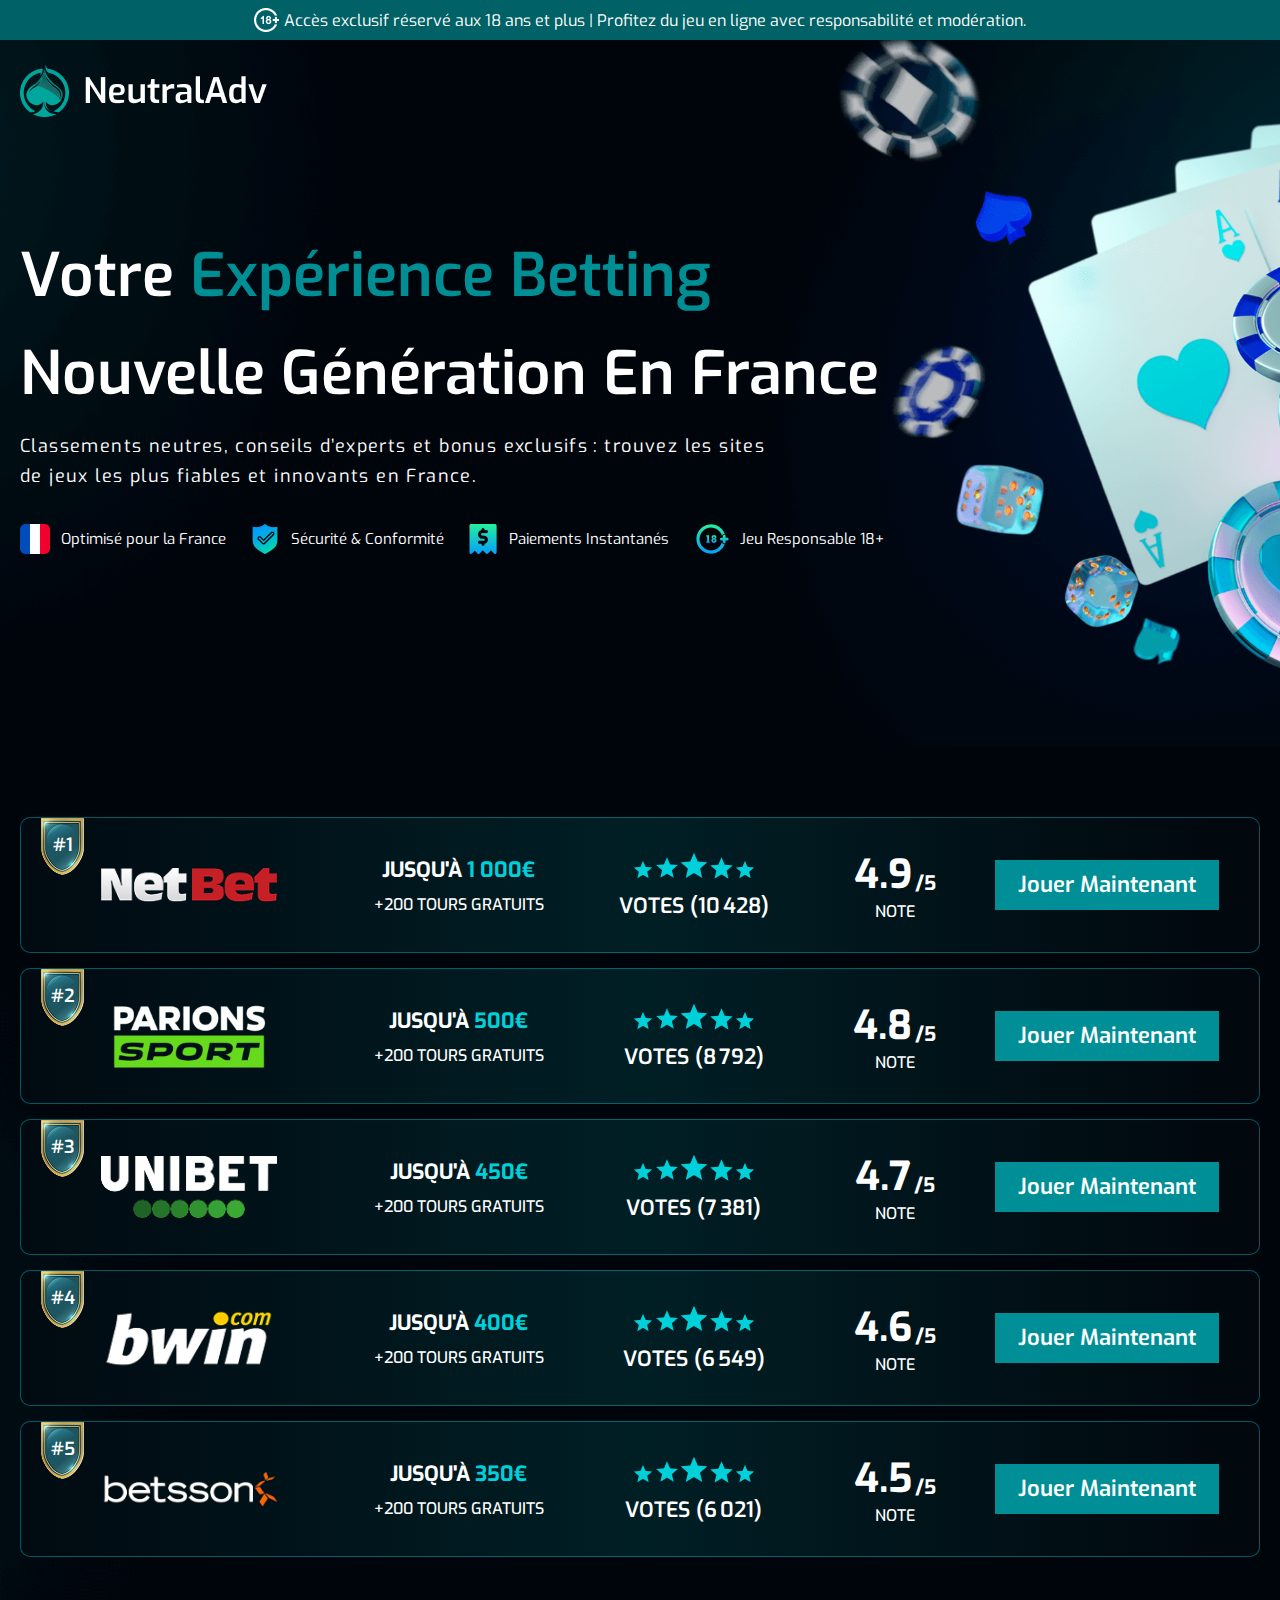
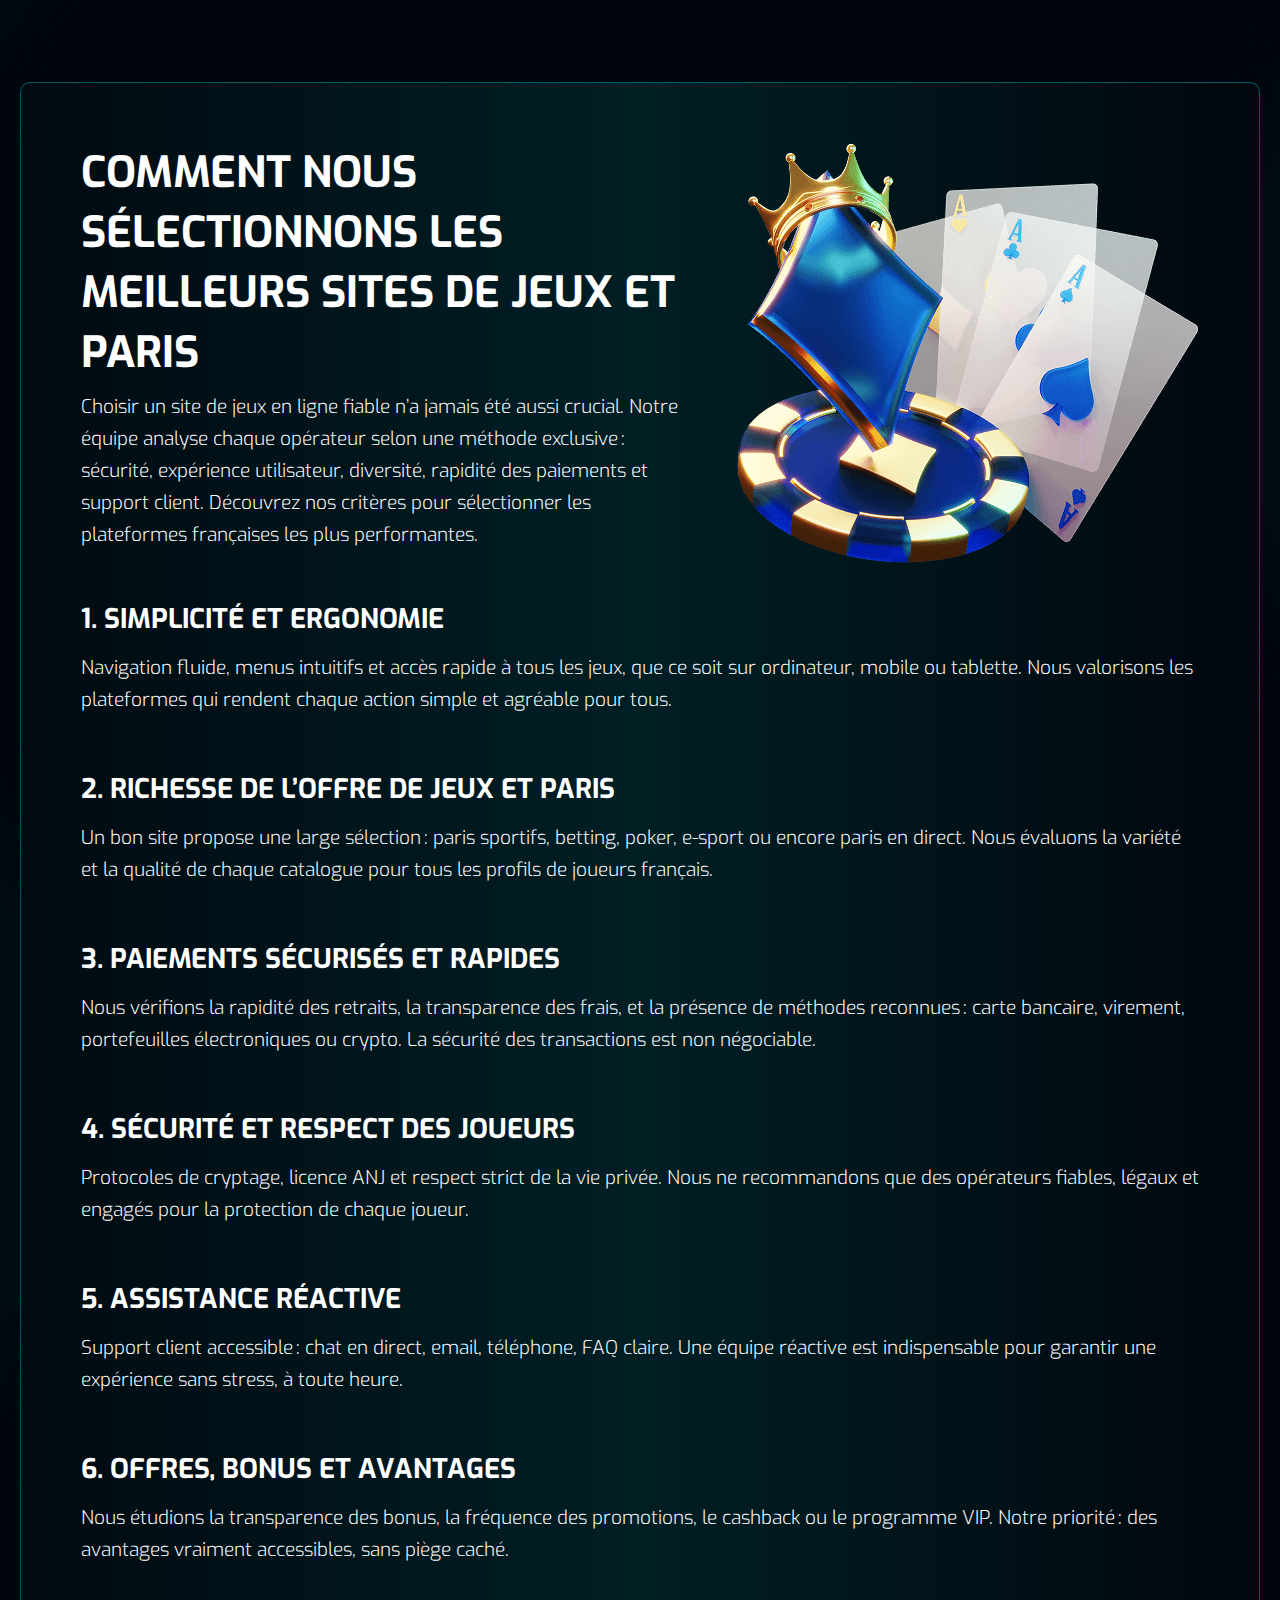
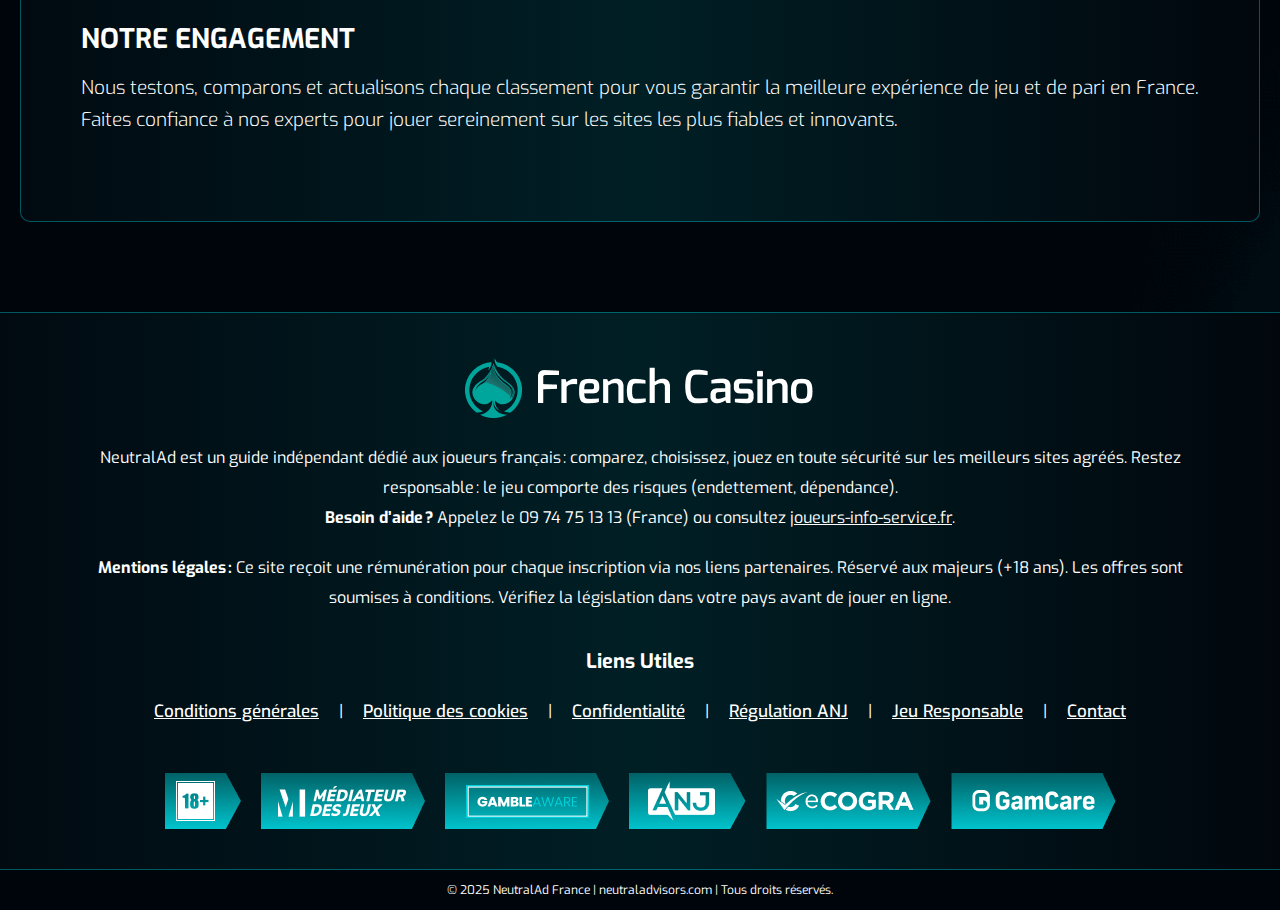
<file: index.html>
<!DOCTYPE html>
<html lang="fr">
	<head>
		<meta charset="UTF-8">
		<meta http-equiv="X-UA-Compatible" content="IE=edge">
		<meta name="viewport" content="width=device-width, initial-scale=1, shrink-to-fit=no">
		<meta name="keywords" content="sélection bettings fiables France, classement paris sportifs innovants, plateforme jeux sécurisée, comparateur bonus exclusif, expertise jeux d’argent, analyse tendances betting 2025, support joueurs français, conseils experts betting, Neutral Advisors France, sécurité joueur en ligne">
		<meta name="description" content="NeutralAdvisors.com dévoile un comparatif exclusif 2025 des sites de jeux et paris en ligne les plus sûrs en France. Profitez d’une sélection fondée sur l’innovation, la sécurité, l’avis d’experts indépendants et l’expérience réelle des joueurs français. Découvrez des guides pratiques, des alertes nouveautés et des recommandations sur-mesure pour optimiser votre parcours de jeu en toute sérénité.">
		<meta name="designer" content="Agence Web Neutral Advisors">
        <link rel="canonical" href="https://neutraladvisors.com">
		<title>2025 : Guide Sécurité et Innovation – Top Betting & Paris France | Neutral Advisors</title>
		<link rel="shortcut icon" href="img/favicon.png" type="image/x-icon">
		<link rel="stylesheet" href="neutralad-main2025.css" />
    	<link rel="stylesheet" href="css/neutralad-responsive2025.css" />
	</head>
	<body>
		<section class="ofc10-headertop-area">
			<div class="ofc10-headertop-part">
				<p>
					<img src="img/jeux-adultes-18plus-france.png" alt="Icône accès réservé aux majeurs, jeu responsable 18+" />
					Accès exclusif réservé aux 18 ans et plus | Profitez du jeu en ligne avec responsabilité et modération.
				</p>
			</div>
		</section>
		<section class="mbmain-area">
			<section class="main-area">
				<header class="header-area">
					<div class="container">
						<div class="header-part">
							<div class="logo-part">
								<a href="/"><img src="img/logo-neutraladvisors-fr.png" alt="Logo Neutral Advisors, comparateur betting France" /></a>
							</div>
							<div class="headertext">
								<h1>Votre <span>Expérience Betting</span> Nouvelle Génération en France</h1>
								<p>Classements neutres, conseils d’experts et bonus exclusifs : trouvez les sites de jeux les plus fiables et innovants en France.</p>
								<ul>
									<li>
										<img src="img/utilisateurs-francais-icone.png" alt="Profil joueurs français betting" />
										<h6>Optimisé pour la France</h6>
									</li>
									<li>
										<img src="img/secure-conformite-icone.png" alt="Certification sécurité et conformité" />
										<h6>Sécurité & Conformité</h6>
									</li>
									<li>
										<img src="img/paiement-rapide-icone.png" alt="Icône paiement instantané betting" />
										<h6>Paiements Instantanés</h6>
									</li>
									<li>
										<img src="img/jeu-responsable-majeur-icone.png" alt="Jeu responsable réservé aux majeurs" />
										<h6>Jeu Responsable 18+</h6>
									</li>
								</ul>
							</div>
						</div>
					</div>
				</header>
			</section>
		</section>
		<section class="innerbg">
			<section class="ofc10-ofrbs-box-area">
				<div class="container">
					<div class="ofc10-ofrbs-boxpart">
						<div class="main-ofc10-ofrbs-box">
							<div class="mainoffer">
								<div class="offer">
									<img src="img/offre-top-ribbon-bg.png" alt="Offre exclusive NetBet numéro 1" />
									<p>#1</p>
								</div>
							</div>
							<div class="ofc10-ofrbs-boxleft">
								<div class="ofc10-ofrbs-boxlogo">
									<a href="https://www.netbet.fr/" target="_blank">
										<img src="img/logo-netbet-expertfr.png" alt="Logo expert NetBet classement France 2025" class="ofc10boxlogo" />
									</a>
								</div>
								<div class="ofc10-ofrbs-boxinner">
									<div class="ofc10-ofrbsbox-bonus cmofrbsbox-bonus ">
										<h3>Jusqu'à <span>1 000€</span></h3>
										<p>+200 TOURS GRATUITS</p>
									</div>
									<div class="ofc10-ofrbsbox-rating">
										<img src="img/etoile-vote-fr.png" alt="Étoile de vote NetBet" />
										<h3>Votes (10 428)</h3>
									</div>
									<div class="ofc10-ofrbsbox-score">
										<h4>4.9 <sub>/5</sub></h4>
										<h3>Note</h3>
									</div>
								</div>
							</div>
							<div class="ofc10-ofrbs-boxright">
								<div class="ofc10-ofrbsbox-bonus mbofrbsbox-bonus ">
									<h3>Jusqu'à <span>1 000€</span></h3>
									<p>+200 TOURS GRATUITS</p>
								</div>
								<div class="ofc10-ofrbs-boxbtn">
									<a href="https://www.netbet.fr/" target="_blank">Jouer Maintenant</a>
								</div>
							</div>
						</div>
						<div class="main-ofc10-ofrbs-box">
							<div class="mainoffer">
								<div class="offer">
									<img src="img/offre-top-ribbon-bg.png" alt="Offre exclusive ParionsSport numéro 2" />
									<p>#2</p>
								</div>
							</div>
							<div class="ofc10-ofrbs-boxleft">
								<div class="ofc10-ofrbs-boxlogo">
									<a href="https://www.parionssport.fdj.fr/" target="_blank">
										<img src="img/logo-parionssport-authentique2025.png" alt="Logo authentique ParionsSport classement expert France" class="ofc10boxlogo" />
									</a>
								</div>
								<div class="ofc10-ofrbs-boxinner">
									<div class="ofc10-ofrbsbox-bonus cmofrbsbox-bonus ">
										<h3>Jusqu'à <span>500€</span></h3>
										<p>+200 TOURS GRATUITS</p>
									</div>
									<div class="ofc10-ofrbsbox-rating">
										<img src="img/etoile-vote-fr.png" alt="Étoile de vote ParionsSport" />
										<h3>Votes (8 792)</h3>
									</div>
									<div class="ofc10-ofrbsbox-score">
										<h4>4.8 <sub>/5</sub></h4>
										<h3>Note</h3>
									</div>
								</div>
							</div>
							<div class="ofc10-ofrbs-boxright">
								<div class="ofc10-ofrbsbox-bonus mbofrbsbox-bonus ">
									<h3>Jusqu'à <span>500€</span></h3>
									<p>+200 TOURS GRATUITS</p>
								</div>
								<div class="ofc10-ofrbs-boxbtn">
									<a href="https://www.parionssport.fdj.fr/" target="_blank">Jouer Maintenant</a>
								</div>
							</div>
						</div>
						<div class="main-ofc10-ofrbs-box">
							<div class="mainoffer">
								<div class="offer">
									<img src="img/offre-top-ribbon-bg.png" alt="Offre exclusive Unibet numéro 3" />
									<p>#3</p>
								</div>
							</div>
							<div class="ofc10-ofrbs-boxleft">
								<div class="ofc10-ofrbs-boxlogo">
									<a href="https://www.unibet.fr/sport" target="_blank">
										<img src="img/logo-unibet-francepro2025.png" alt="Logo Unibet classement professionnel France" class="ofc10boxlogo" />
									</a>
								</div>
								<div class="ofc10-ofrbs-boxinner">
									<div class="ofc10-ofrbsbox-bonus cmofrbsbox-bonus ">
										<h3>Jusqu'à <span>450€</span></h3>
										<p>+200 TOURS GRATUITS</p>
									</div>
									<div class="ofc10-ofrbsbox-rating">
										<img src="img/etoile-vote-fr.png" alt="Étoile de vote Unibet" />
										<h3>Votes (7 381)</h3>
									</div>
									<div class="ofc10-ofrbsbox-score">
										<h4>4.7 <sub>/5</sub></h4>
										<h3>Note</h3>
									</div>
								</div>
							</div>
							<div class="ofc10-ofrbs-boxright">
								<div class="ofc10-ofrbsbox-bonus mbofrbsbox-bonus ">
									<h3>Jusqu'à <span>450€</span></h3>
									<p>+200 TOURS GRATUITS</p>
								</div>
								<div class="ofc10-ofrbs-boxbtn">
									<a href="https://www.unibet.fr/sport" target="_blank">Jouer Maintenant</a>
								</div>
							</div>
						</div>
						<div class="main-ofc10-ofrbs-box">
							<div class="mainoffer">
								<div class="offer">
									<img src="img/offre-top-ribbon-bg.png" alt="Offre exclusive Bwin numéro 4" />
									<p>#4</p>
								</div>
							</div>
							<div class="ofc10-ofrbs-boxleft">
								<div class="ofc10-ofrbs-boxlogo">
									<a href="https://sports.bwin.com/fr/sports" target="_blank">
										<img src="img/logo-bwin-elitefr2025.png" alt="Logo Bwin top site élite France" class="ofc10boxlogo" />
									</a>
								</div>
								<div class="ofc10-ofrbs-boxinner">
									<div class="ofc10-ofrbsbox-bonus cmofrbsbox-bonus ">
										<h3>Jusqu'à <span>400€</span></h3>
										<p>+200 TOURS GRATUITS</p>
									</div>
									<div class="ofc10-ofrbsbox-rating">
										<img src="img/etoile-vote-fr.png" alt="Étoile de vote Bwin" />
										<h3>Votes (6 549)</h3>
									</div>
									<div class="ofc10-ofrbsbox-score">
										<h4>4.6 <sub>/5</sub></h4>
										<h3>Note</h3>
									</div>
								</div>
							</div>
							<div class="ofc10-ofrbs-boxright">
								<div class="ofc10-ofrbsbox-bonus mbofrbsbox-bonus ">
									<h3>Jusqu'à <span>400€</span></h3>
									<p>+200 TOURS GRATUITS</p>
								</div>
								<div class="ofc10-ofrbs-boxbtn">
									<a href="https://sports.bwin.com/fr/sports" target="_blank">Jouer Maintenant</a>
								</div>
							</div>
						</div>
						<div class="main-ofc10-ofrbs-box">
							<div class="mainoffer">
								<div class="offer">
									<img src="img/offre-top-ribbon-bg.png" alt="Offre exclusive Betsson numéro 5" />
									<p>#5</p>
								</div>
							</div>
							<div class="ofc10-ofrbs-boxleft">
								<div class="ofc10-ofrbs-boxlogo">
									<a href="https://betsson.fr/" target="_blank">
										<img src="img/logo-betsson-garantifrance2025.png" alt="Logo Betsson garanti top France 2025" class="ofc10boxlogo" />
									</a>
								</div>
								<div class="ofc10-ofrbs-boxinner">
									<div class="ofc10-ofrbsbox-bonus cmofrbsbox-bonus ">
										<h3>Jusqu'à <span>350€</span></h3>
										<p>+200 TOURS GRATUITS</p>
									</div>
									<div class="ofc10-ofrbsbox-rating">
										<img src="img/etoile-vote-fr.png" alt="Étoile de vote Betsson" />
										<h3>Votes (6 021)</h3>
									</div>
									<div class="ofc10-ofrbsbox-score">
										<h4>4.5 <sub>/5</sub></h4>
										<h3>Note</h3>
									</div>
								</div>
							</div>
							<div class="ofc10-ofrbs-boxright">
								<div class="ofc10-ofrbsbox-bonus mbofrbsbox-bonus ">
									<h3>Jusqu'à <span>350€</span></h3>
									<p>+200 TOURS GRATUITS</p>
								</div>
								<div class="ofc10-ofrbs-boxbtn">
									<a href="https://betsson.fr/" target="_blank">Jouer Maintenant</a>
								</div>
							</div>
						</div>
					</div>
				</div>
			</section>
			<section class="ofc10-francecsno-text-area">
				<div class="container">
					<div class="ofc10text-box">
						<div class="ofc10textbox-part">
							<div class="ofc10textbox-left">
								<div class="ofc10-francecsno-texthd">
									<img src="img/equipe-experts-paris-fr.png" alt="Experts analysant sites de jeux en ligne France" />
									<h2>Comment Nous Sélectionnons les Meilleurs Sites de Jeux et Paris</h2>
									<p>Choisir un site de jeux en ligne fiable n’a jamais été aussi crucial. Notre équipe analyse chaque opérateur selon une méthode exclusive : sécurité, expérience utilisateur, diversité, rapidité des paiements et support client. Découvrez nos critères pour sélectionner les plateformes françaises les plus performantes.</p>
								</div>
							</div>
							<div class="ofc10textbox-right">
								<img src="img/equipe-experts-paris-fr.png" alt="Experts analysant sites de jeux en ligne France" />
							</div>
						</div>
						<div class="ofc10-francecsno-text-part">

							<div class="ofc10-francecsno-item1">
								<h2>1. Simplicité et Ergonomie</h2>
								<p>Navigation fluide, menus intuitifs et accès rapide à tous les jeux, que ce soit sur ordinateur, mobile ou tablette. Nous valorisons les plateformes qui rendent chaque action simple et agréable pour tous.</p>
							</div>

							<div class="ofc10-francecsno-item1">
								<h2>2. Richesse de l’Offre de Jeux et Paris</h2>
								<p>Un bon site propose une large sélection : paris sportifs, betting, poker, e-sport ou encore paris en direct. Nous évaluons la variété et la qualité de chaque catalogue pour tous les profils de joueurs français.</p>
							</div>

							<div class="ofc10-francecsno-item1">
								<h2>3. Paiements Sécurisés et Rapides</h2>
								<p>Nous vérifions la rapidité des retraits, la transparence des frais, et la présence de méthodes reconnues : carte bancaire, virement, portefeuilles électroniques ou crypto. La sécurité des transactions est non négociable.</p>
							</div>

							<div class="ofc10-francecsno-item1">
								<h2>4. Sécurité et Respect des Joueurs</h2>
								<p>Protocoles de cryptage, licence ANJ et respect strict de la vie privée. Nous ne recommandons que des opérateurs fiables, légaux et engagés pour la protection de chaque joueur.</p>
							</div>

							<div class="ofc10-francecsno-item1">
								<h2>5. Assistance Réactive</h2>
								<p>Support client accessible : chat en direct, email, téléphone, FAQ claire. Une équipe réactive est indispensable pour garantir une expérience sans stress, à toute heure.</p>
							</div>

							<div class="ofc10-francecsno-item1">
								<h2>6. Offres, Bonus et Avantages</h2>
								<p>Nous étudions la transparence des bonus, la fréquence des promotions, le cashback ou le programme VIP. Notre priorité : des avantages vraiment accessibles, sans piège caché.</p>
							</div>

							<div class="ofc10-francecsno-item1">
								<h2>Notre Engagement</h2>
								<p>Nous testons, comparons et actualisons chaque classement pour vous garantir la meilleure expérience de jeu et de pari en France. Faites confiance à nos experts pour jouer sereinement sur les sites les plus fiables et innovants.</p>
							</div>
						</div>
					</div>
				</div>
			</section>
		</section>
		<footer class="footer-area">
			<div class="container">
				<div class="footer-part">
					<div class="footerlogo-part">
						<a href="index.html">
							<img src="img/neutralad-footer-logo-fr.png" alt="Logo NeutralAd, comparateur jeux en ligne France" />
						</a>
					</div>
					<div class="footerpr-part">
						<p>
							NeutralAd est un guide indépendant dédié aux joueurs français : comparez, choisissez, jouez en toute sécurité sur les meilleurs sites agréés. Restez responsable : le jeu comporte des risques (endettement, dépendance). 
							<br>
							<strong>Besoin d’aide ?</strong> Appelez le 09 74 75 13 13 (France) ou consultez <a href="https://www.joueurs-info-service.fr/" target="_blank" rel="noopener">joueurs-info-service.fr</a>.
						</p>
						<p>
							<strong>Mentions légales :</strong> Ce site reçoit une rémunération pour chaque inscription via nos liens partenaires. Réservé aux majeurs (+18 ans). Les offres sont soumises à conditions. Vérifiez la législation dans votre pays avant de jouer en ligne.
						</p>
					</div>
					<div class="footer-nav">
						<h3>Liens Utiles</h3>
						<ul>
							<li><a href="terms&conditions.html">Conditions générales</a></li>
							<li><span>|</span></li>
							<li><a href="cookiepolicy.html">Politique des cookies</a></li>
							<li><span>|</span></li>
							<li><a href="privacypolicy.html">Confidentialité</a></li>
							<li><span>|</span></li>
							<li><a href="anj.html">Régulation ANJ</a></li>
							<li><span>|</span></li>
							<li><a href="responsiblegaming.html">Jeu Responsable</a></li>
							<li><span>|</span></li>
							<li><a href="mailto:info@neutraladvisors.com">Contact</a></li>
						</ul>
					</div>
					<div class="footerlogos">
						<ul>
							<li>
								<a>
									<img src="img/icone-18plus-jeu-responsable-fr.png" alt="Icône 18+ jeu réservé aux majeurs France" />
								</a>
							</li>
							<li>
								<a href="https://mediateurdesjeuxenligne.fr/" target="_blank">
									<img src="img/logo-mediateur-officiel-fr2025.png" alt="Logo officiel Médiateur des Jeux en Ligne 2025" />
								</a>
							</li>
							<li>
								<a href="https://www.gambleaware.org/" target="_blank">
									<img src="img/neutralad-gambleaware-editionfr.png" alt="Logo GambleAware édition NeutralAd France" />
								</a>
							</li>
							<li>
								<a href="https://anj.fr/" target="_blank">
									<img src="img/anj-logo-regulationfr2025.png" alt="ANJ Autorité Nationale des Jeux France 2025" />
								</a>
							</li>
							<li>
								<a href="https://ecogra.org/" target="_blank">
									<img src="img/logo-ecogra-expertfr.png" alt="eCOGRA certification jeux équitables France" />
								</a>
							</li>
							<li>
								<a href="https://www.gamcare.org.uk/" target="_blank">
									<img src="img/gamcare-soutien-utilisateursfr.png" alt="GamCare soutien joueurs français en difficulté" />
								</a>
							</li>
						</ul>

					</div>
				</div>
			</div>
		</footer>
		<div class="copyright-area">
			<p>&copy; 2025 NeutralAd France | neutraladvisors.com | Tous droits réservés.</p>
		</div>
		<script src="https://cdnjs.cloudflare.com/ajax/libs/jquery/3.7.1/jquery.js"></script>
		<script src="js/scripts.js"></script>
	</body>
</html>
</file>
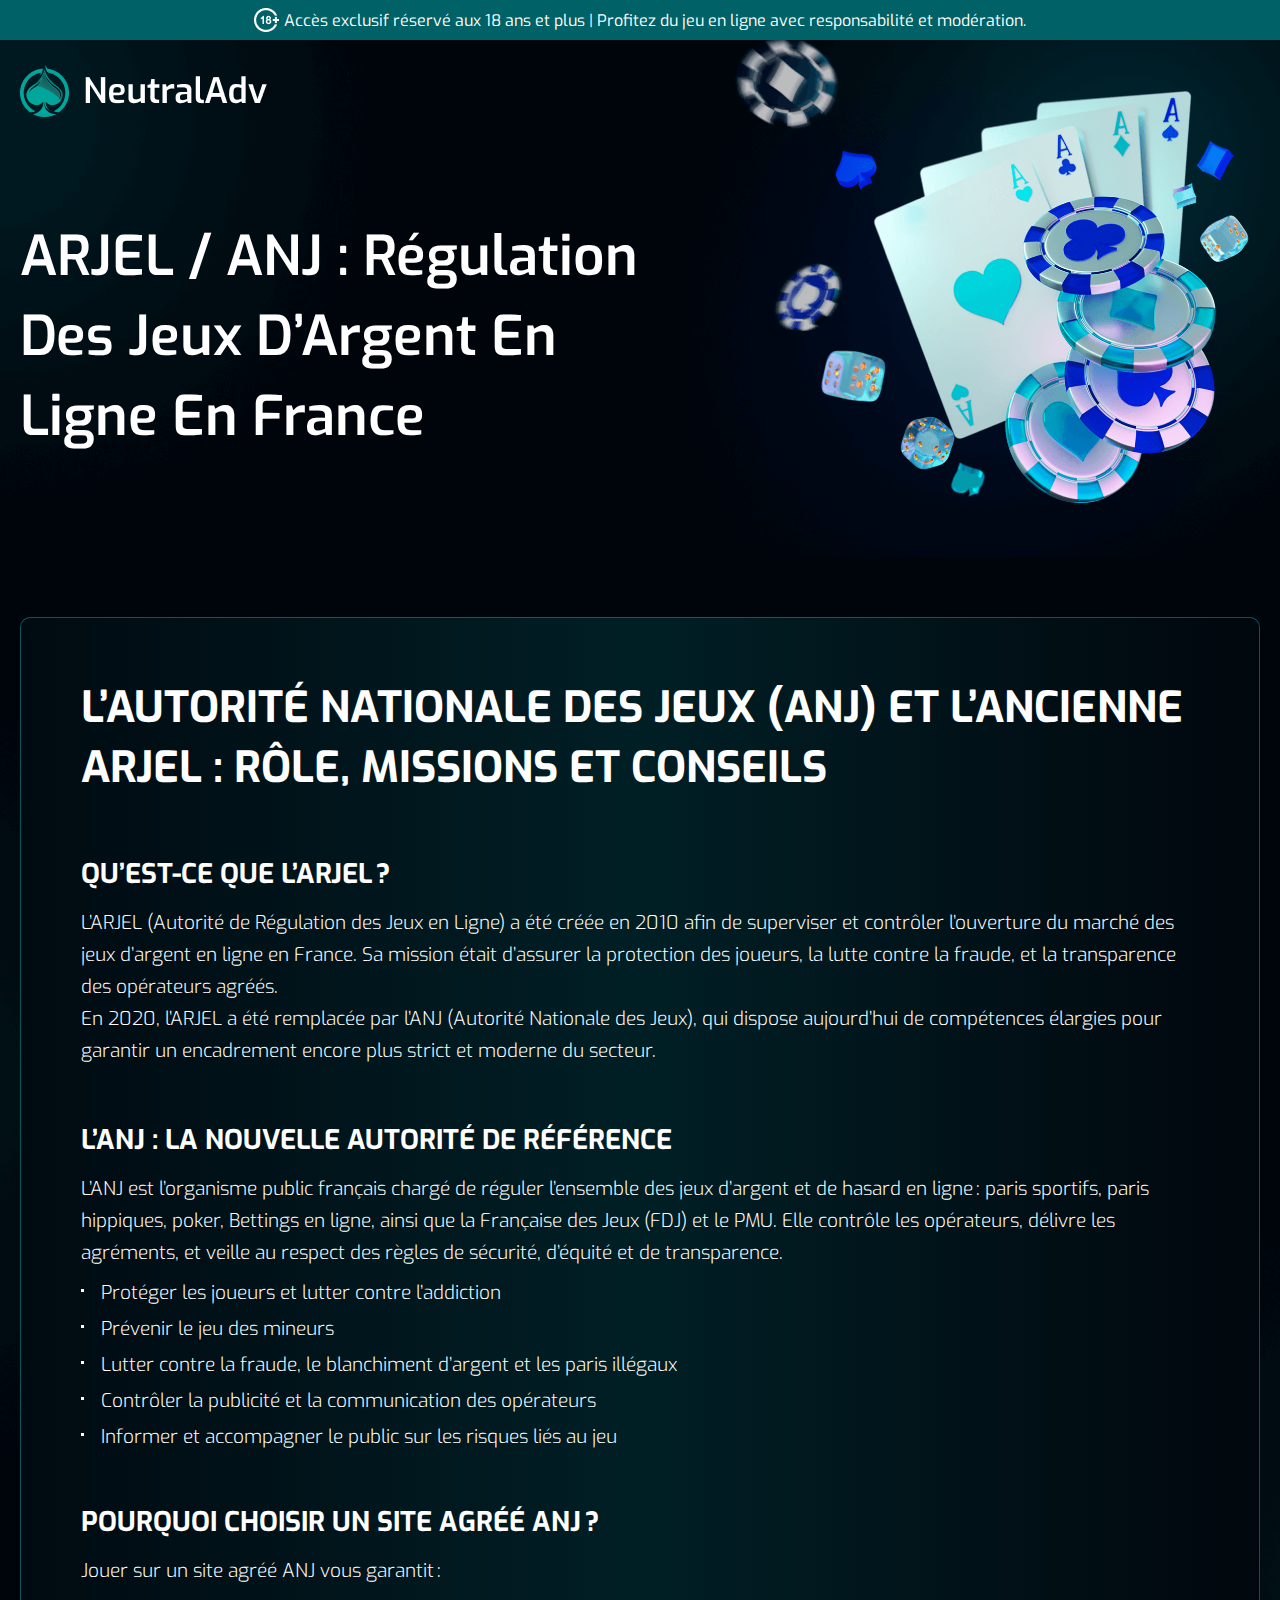
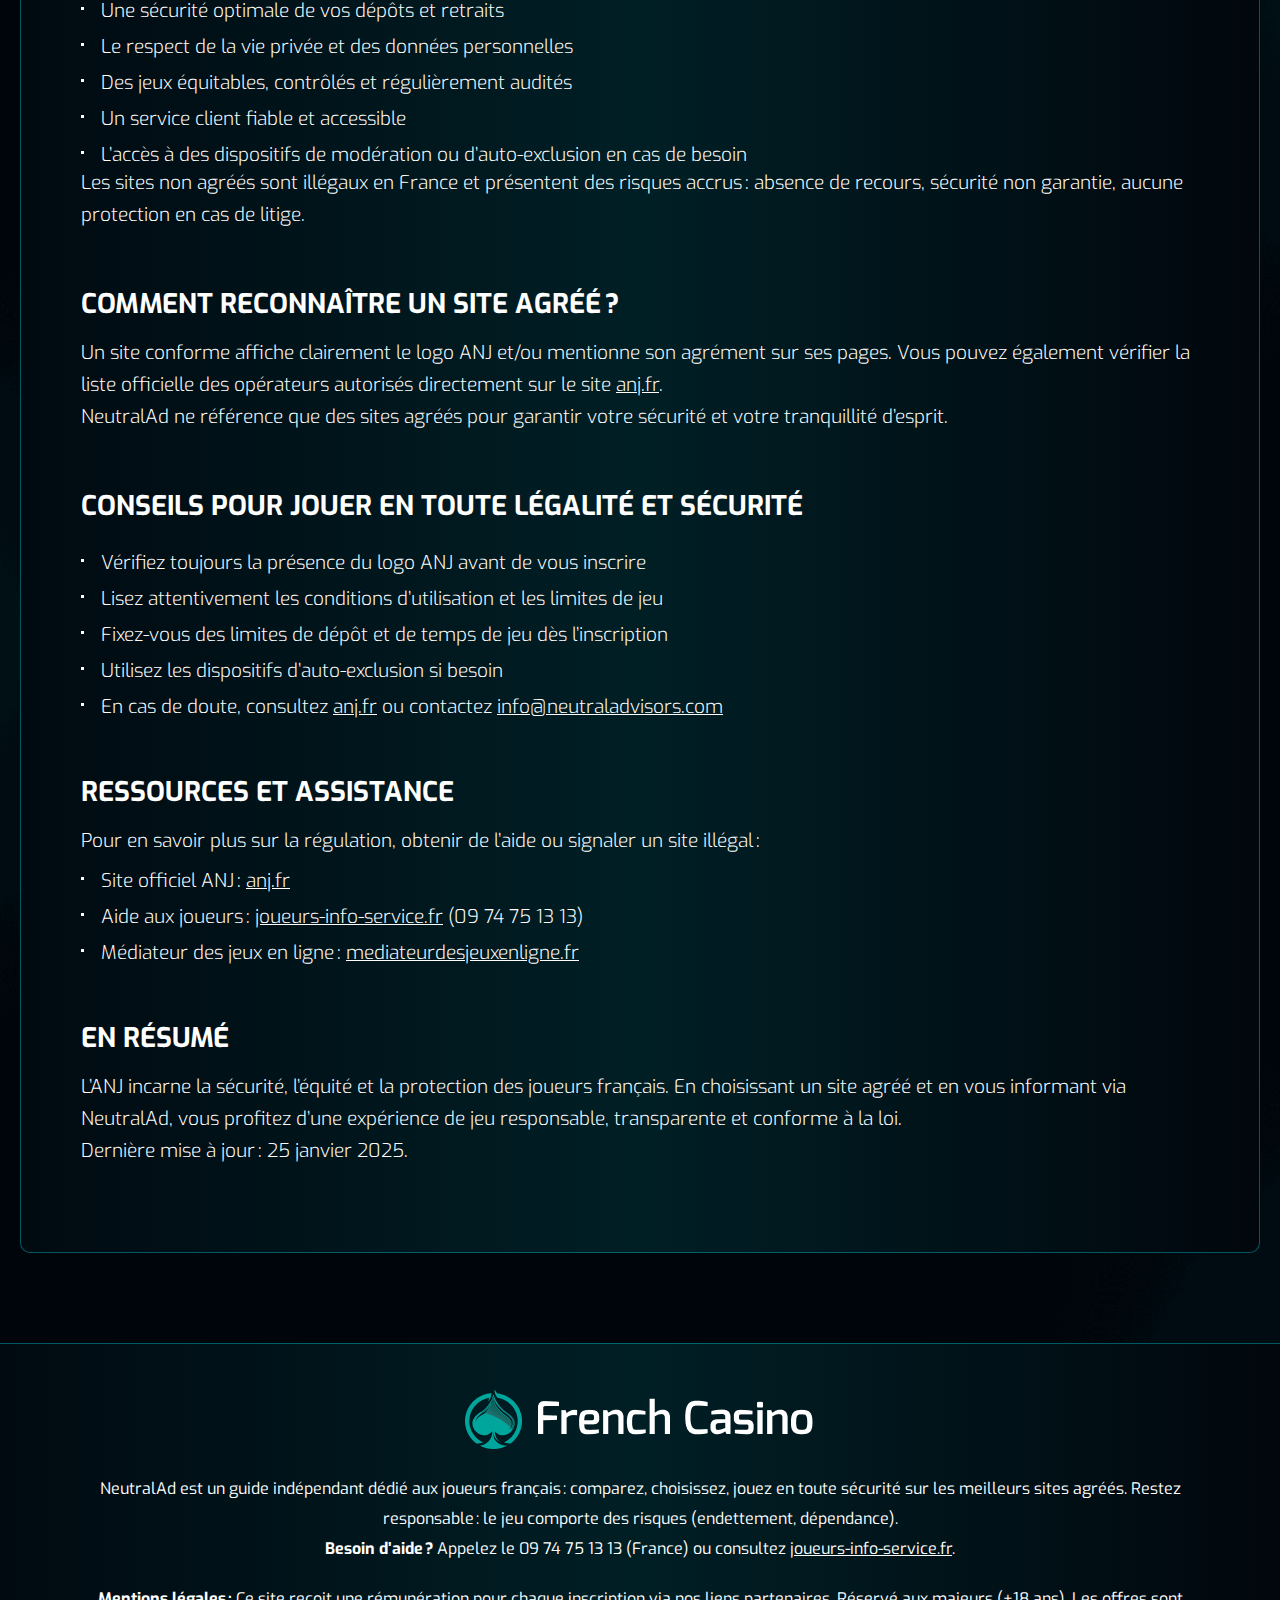
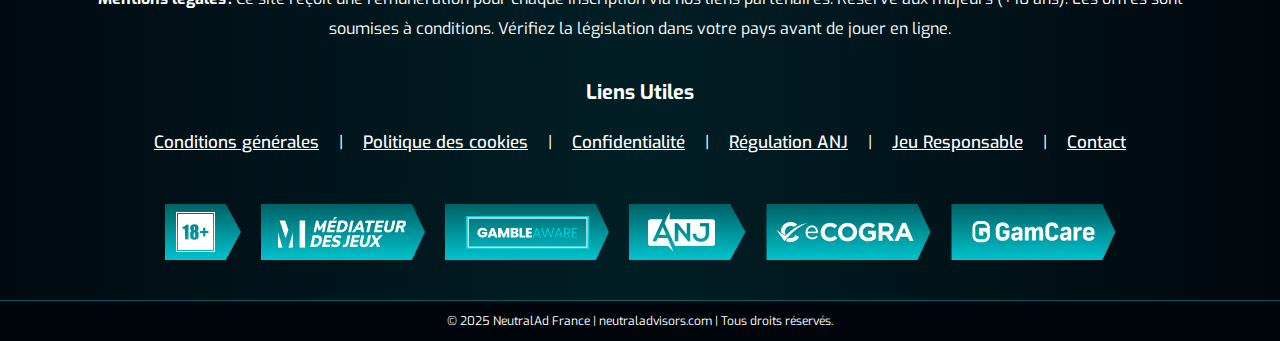
<file: anj.html>
<!DOCTYPE html>
<html lang="fr">
	<head>
        <meta charset="UTF-8">
        <meta http-equiv="X-UA-Compatible" content="IE=edge">
        <meta name="viewport" content="width=device-width, initial-scale=1, shrink-to-fit=no">
        <meta name="keywords" content="ANJ, ARJEL, régulation jeux en ligne, sécurité joueurs France, sites agréés, légalité jeux d’argent, autorité nationale jeux, protection joueur, Neutral Advisors France, comparatif sites réglementés, contrôle jeux en ligne, licences ANJ">
        <meta name="description" content="Tout savoir sur l’ANJ (ex-ARJEL) : NeutralAdvisors.com vous guide sur la régulation, la sécurité et la légalité des jeux d’argent et paris en ligne en France. Découvrez les missions de l’Autorité Nationale des Jeux, l’importance de jouer sur des sites agréés et comment vérifier leur conformité.">
        <meta name="designer" content="Agence Web Neutral Advisors">
        <link rel="canonical" href="https://neutraladvisors.com/anj.html">
        <title>Régulation ANJ 2025 – Sécurité et Légalité des Jeux en Ligne | NeutralAd France</title>
        <link rel="shortcut icon" href="img/favicon.png" type="image/x-icon">
        <link rel="stylesheet" href="neutralad-main2025.css" />
        <link rel="stylesheet" href="css/neutralad-responsive2025.css" />
    </head>

	<body>
		<section class="ofc10-headertop-area">
			<div class="ofc10-headertop-part">
				<p>
					<img src="img/jeux-adultes-18plus-france.png" alt="Icône accès réservé aux majeurs, jeu responsable 18+" />
					Accès exclusif réservé aux 18 ans et plus | Profitez du jeu en ligne avec responsabilité et modération.
				</p>
			</div>
		</section>
       <section class="clmain-area">
            <section class="main-area-sub">
                <header class="header-area">
                    <div class="container">
                        <div class="header-part">
                            <div class="logo-part">
								<a href="/"><img src="img/logo-neutraladvisors-fr.png" alt="Logo Neutral Advisors, comparateur Betting France" /></a>
							</div>
                            <div class="newheadertext">
                                <h1>ARJEL / ANJ : Régulation des Jeux d’Argent en Ligne en France</h1>
                            </div>
                        </div>
                    </div>
                </header>
            </section>
        </section>
        <section class="innerbg">
            <section class="ofc10-francecsno-text-area">
                <div class="container">
                    <div class="ofc10text-box">
                        <div class="ofc10-francecsno-texthd">
                            <h2>L’Autorité Nationale des Jeux (ANJ) et l’ancienne ARJEL : Rôle, Missions et Conseils</h2>
                        </div>
                        <div class="ofc10-francecsno-text-part">

                            <div class="ofc10-francecsno-item1">
                                <h2>Qu’est-ce que l’ARJEL ?</h2>
                                <p>
                                    L’ARJEL (Autorité de Régulation des Jeux en Ligne) a été créée en 2010 afin de superviser et contrôler l’ouverture du marché des jeux d’argent en ligne en France. Sa mission était d’assurer la protection des joueurs, la lutte contre la fraude, et la transparence des opérateurs agréés.
                                </p>
                                <p>
                                    En 2020, l’ARJEL a été remplacée par l’ANJ (Autorité Nationale des Jeux), qui dispose aujourd’hui de compétences élargies pour garantir un encadrement encore plus strict et moderne du secteur.
                                </p>
                            </div>

                            <div class="ofc10-francecsno-item1">
                                <h2>L’ANJ : la nouvelle autorité de référence</h2>
                                <p>
                                    L’ANJ est l’organisme public français chargé de réguler l’ensemble des jeux d’argent et de hasard en ligne : paris sportifs, paris hippiques, poker, Bettings en ligne, ainsi que la Française des Jeux (FDJ) et le PMU. Elle contrôle les opérateurs, délivre les agréments, et veille au respect des règles de sécurité, d’équité et de transparence.
                                </p>
                                <ul>
                                    <li><span></span> <h6>Protéger les joueurs et lutter contre l’addiction</h6></li>
                                    <li><span></span> <h6>Prévenir le jeu des mineurs</h6></li>
                                    <li><span></span> <h6>Lutter contre la fraude, le blanchiment d’argent et les paris illégaux</h6></li>
                                    <li><span></span> <h6>Contrôler la publicité et la communication des opérateurs</h6></li>
                                    <li><span></span> <h6>Informer et accompagner le public sur les risques liés au jeu</h6></li>
                                </ul>
                            </div>

                            <div class="ofc10-francecsno-item1">
                                <h2>Pourquoi choisir un site agréé ANJ ?</h2>
                                <p>
                                    Jouer sur un site agréé ANJ vous garantit :
                                </p>
                                <ul>
                                    <li><span></span> <h6>Une sécurité optimale de vos dépôts et retraits</h6></li>
                                    <li><span></span> <h6>Le respect de la vie privée et des données personnelles</h6></li>
                                    <li><span></span> <h6>Des jeux équitables, contrôlés et régulièrement audités</h6></li>
                                    <li><span></span> <h6>Un service client fiable et accessible</h6></li>
                                    <li><span></span> <h6>L’accès à des dispositifs de modération ou d’auto-exclusion en cas de besoin</h6></li>
                                </ul>
                                <p>
                                    Les sites non agréés sont illégaux en France et présentent des risques accrus : absence de recours, sécurité non garantie, aucune protection en cas de litige.
                                </p>
                            </div>

                            <div class="ofc10-francecsno-item1">
                                <h2>Comment reconnaître un site agréé ?</h2>
                                <p>
                                    Un site conforme affiche clairement le logo ANJ et/ou mentionne son agrément sur ses pages. Vous pouvez également vérifier la liste officielle des opérateurs autorisés directement sur le site <a href="https://anj.fr" target="_blank" rel="noopener">anj.fr</a>.
                                </p>
                                <p>
                                    NeutralAd ne référence que des sites agréés pour garantir votre sécurité et votre tranquillité d’esprit.
                                </p>
                            </div>

                            <div class="ofc10-francecsno-item1">
                                <h2>Conseils pour jouer en toute légalité et sécurité</h2>
                                <ul>
                                    <li><span></span> <h6>Vérifiez toujours la présence du logo ANJ avant de vous inscrire</h6></li>
                                    <li><span></span> <h6>Lisez attentivement les conditions d’utilisation et les limites de jeu</h6></li>
                                    <li><span></span> <h6>Fixez-vous des limites de dépôt et de temps de jeu dès l’inscription</h6></li>
                                    <li><span></span> <h6>Utilisez les dispositifs d’auto-exclusion si besoin</h6></li>
                                    <li><span></span> <h6>En cas de doute, consultez <a href="https://anj.fr" target="_blank" rel="noopener">anj.fr</a> ou contactez <a href="mailto:info@neutraladvisors.com">info@neutraladvisors.com</a></h6></li>
                                </ul>
                            </div>

                            <div class="ofc10-francecsno-item1">
                                <h2>Ressources et assistance</h2>
                                <p>
                                    Pour en savoir plus sur la régulation, obtenir de l’aide ou signaler un site illégal :
                                </p>
                                <ul>
                                    <li><span></span> <h6>Site officiel ANJ : <a href="https://anj.fr" target="_blank" rel="noopener">anj.fr</a></h6></li>
                                    <li><span></span> <h6>Aide aux joueurs : <a href="https://www.joueurs-info-service.fr/" target="_blank" rel="noopener">joueurs-info-service.fr</a> (09 74 75 13 13)</h6></li>
                                    <li><span></span> <h6>Médiateur des jeux en ligne : <a href="https://mediateurdesjeuxenligne.fr/" target="_blank" rel="noopener">mediateurdesjeuxenligne.fr</a></h6></li>
                                </ul>
                            </div>

                            <div class="ofc10-francecsno-item1">
                                <h2>En résumé</h2>
                                <p>
                                    L’ANJ incarne la sécurité, l’équité et la protection des joueurs français. En choisissant un site agréé et en vous informant via NeutralAd, vous profitez d’une expérience de jeu responsable, transparente et conforme à la loi.
                                </p>
                                <p>
                                    Dernière mise à jour : 25 janvier 2025.
                                </p>
                            </div>

                        </div>
                    </div>
                </div>
            </section>
        </section>
		<footer class="footer-area">
			<div class="container">
				<div class="footer-part">
					<div class="footerlogo-part">
						<a href="index.html">
							<img src="img/neutralad-footer-logo-fr.png" alt="Logo NeutralAd, comparateur jeux en ligne France" />
						</a>
					</div>
					<div class="footerpr-part">
						<p>
							NeutralAd est un guide indépendant dédié aux joueurs français : comparez, choisissez, jouez en toute sécurité sur les meilleurs sites agréés. Restez responsable : le jeu comporte des risques (endettement, dépendance). 
							<br>
							<strong>Besoin d’aide ?</strong> Appelez le 09 74 75 13 13 (France) ou consultez <a href="https://www.joueurs-info-service.fr/" target="_blank" rel="noopener">joueurs-info-service.fr</a>.
						</p>
						<p>
							<strong>Mentions légales :</strong> Ce site reçoit une rémunération pour chaque inscription via nos liens partenaires. Réservé aux majeurs (+18 ans). Les offres sont soumises à conditions. Vérifiez la législation dans votre pays avant de jouer en ligne.
						</p>
					</div>
					<div class="footer-nav">
						<h3>Liens Utiles</h3>
						<ul>
							<li><a href="terms&conditions.html">Conditions générales</a></li>
							<li><span>|</span></li>
							<li><a href="cookiepolicy.html">Politique des cookies</a></li>
							<li><span>|</span></li>
							<li><a href="privacypolicy.html">Confidentialité</a></li>
							<li><span>|</span></li>
							<li><a href="anj.html">Régulation ANJ</a></li>
							<li><span>|</span></li>
							<li><a href="responsiblegaming.html">Jeu Responsable</a></li>
							<li><span>|</span></li>
							<li><a href="mailto:info@neutraladvisors.com">Contact</a></li>
						</ul>
					</div>
					<div class="footerlogos">
						<ul>
							<li>
								<a>
									<img src="img/icone-18plus-jeu-responsable-fr.png" alt="Icône 18+ jeu réservé aux majeurs France" />
								</a>
							</li>
							<li>
								<a href="https://mediateurdesjeuxenligne.fr/" target="_blank">
									<img src="img/logo-mediateur-officiel-fr2025.png" alt="Logo officiel Médiateur des Jeux en Ligne 2025" />
								</a>
							</li>
							<li>
								<a href="https://www.gambleaware.org/" target="_blank">
									<img src="img/neutralad-gambleaware-editionfr.png" alt="Logo GambleAware édition NeutralAd France" />
								</a>
							</li>
							<li>
								<a href="https://anj.fr/" target="_blank">
									<img src="img/anj-logo-regulationfr2025.png" alt="ANJ Autorité Nationale des Jeux France 2025" />
								</a>
							</li>
							<li>
								<a href="https://ecogra.org/" target="_blank">
									<img src="img/logo-ecogra-expertfr.png" alt="eCOGRA certification jeux équitables France" />
								</a>
							</li>
							<li>
								<a href="https://www.gamcare.org.uk/" target="_blank">
									<img src="img/gamcare-soutien-utilisateursfr.png" alt="GamCare soutien joueurs français en difficulté" />
								</a>
							</li>
						</ul>

					</div>
				</div>
			</div>
		</footer>
		<div class="copyright-area">
			<p>&copy; 2025 NeutralAd France | neutraladvisors.com | Tous droits réservés.</p>
		</div>
		<script src="https://cdnjs.cloudflare.com/ajax/libs/jquery/3.7.1/jquery.js"></script>
		<script src="js/scripts.js"></script>
	</body>
</html>
</file>
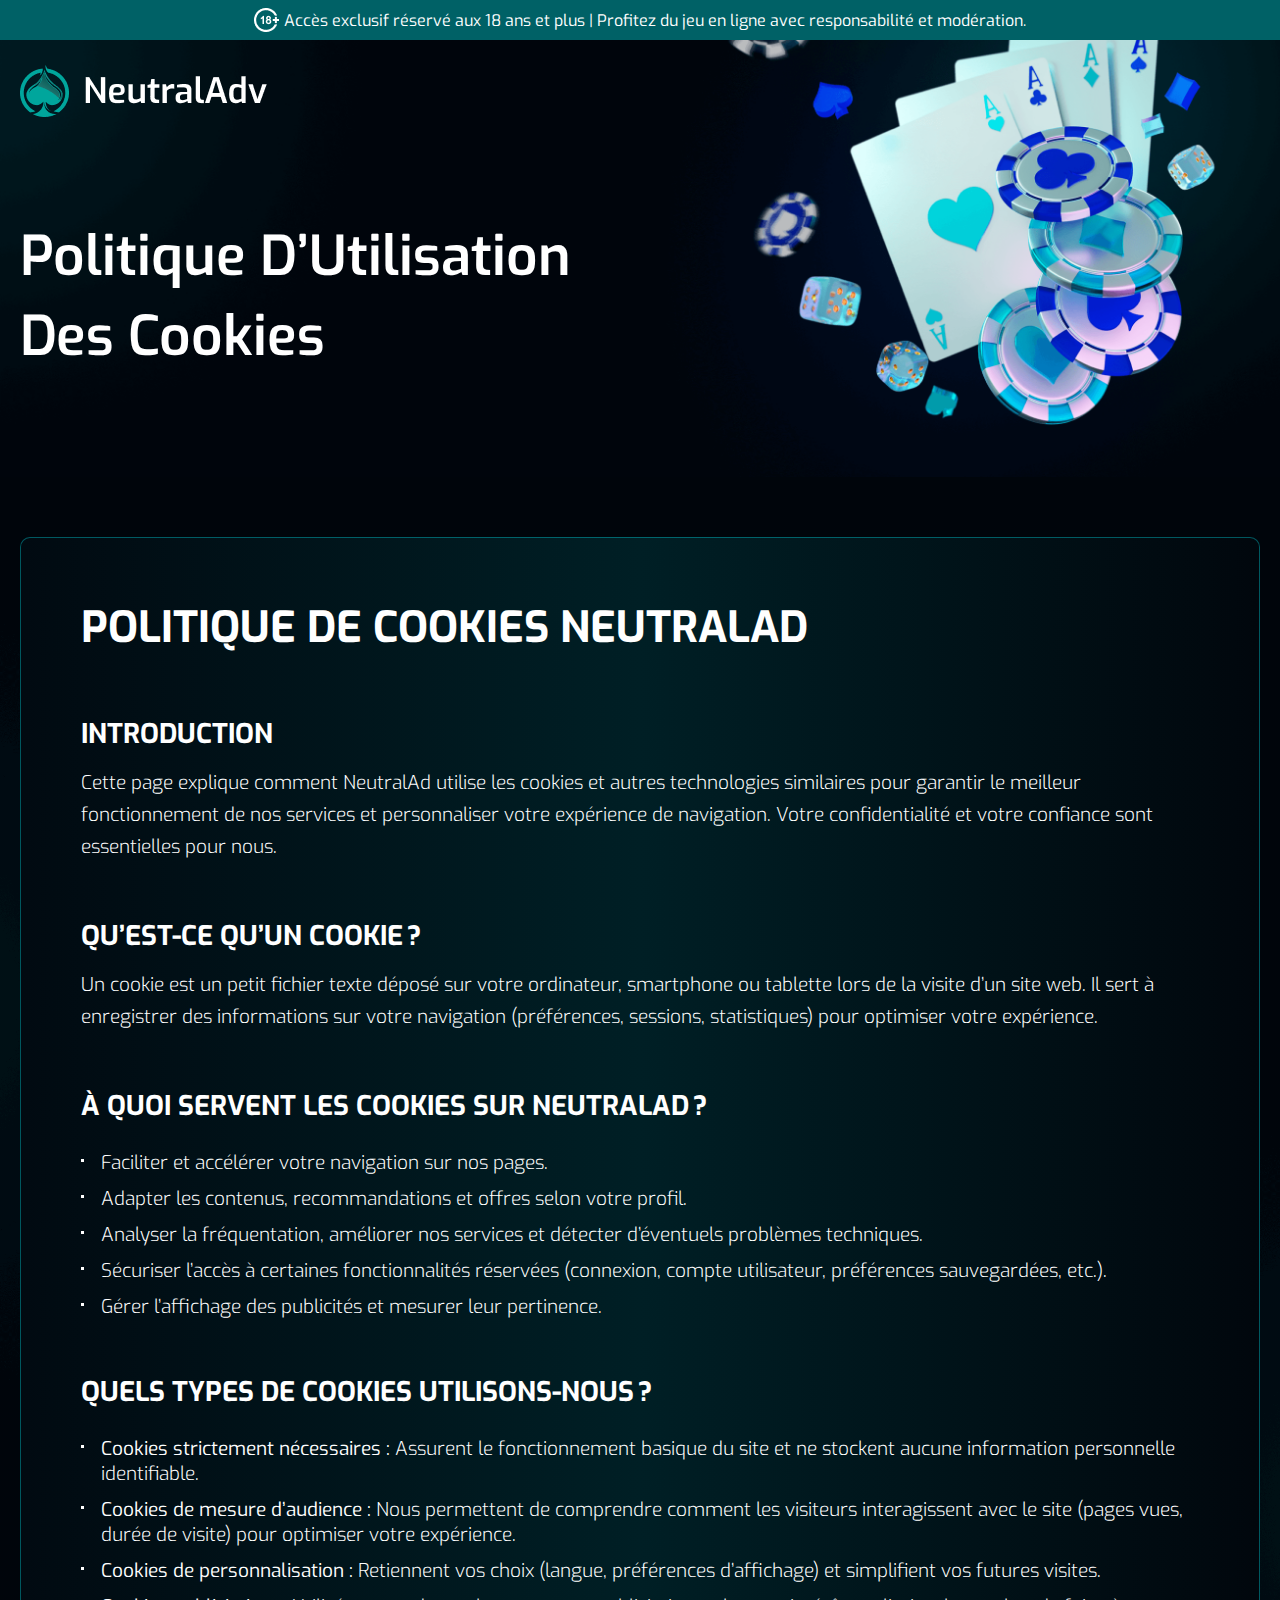
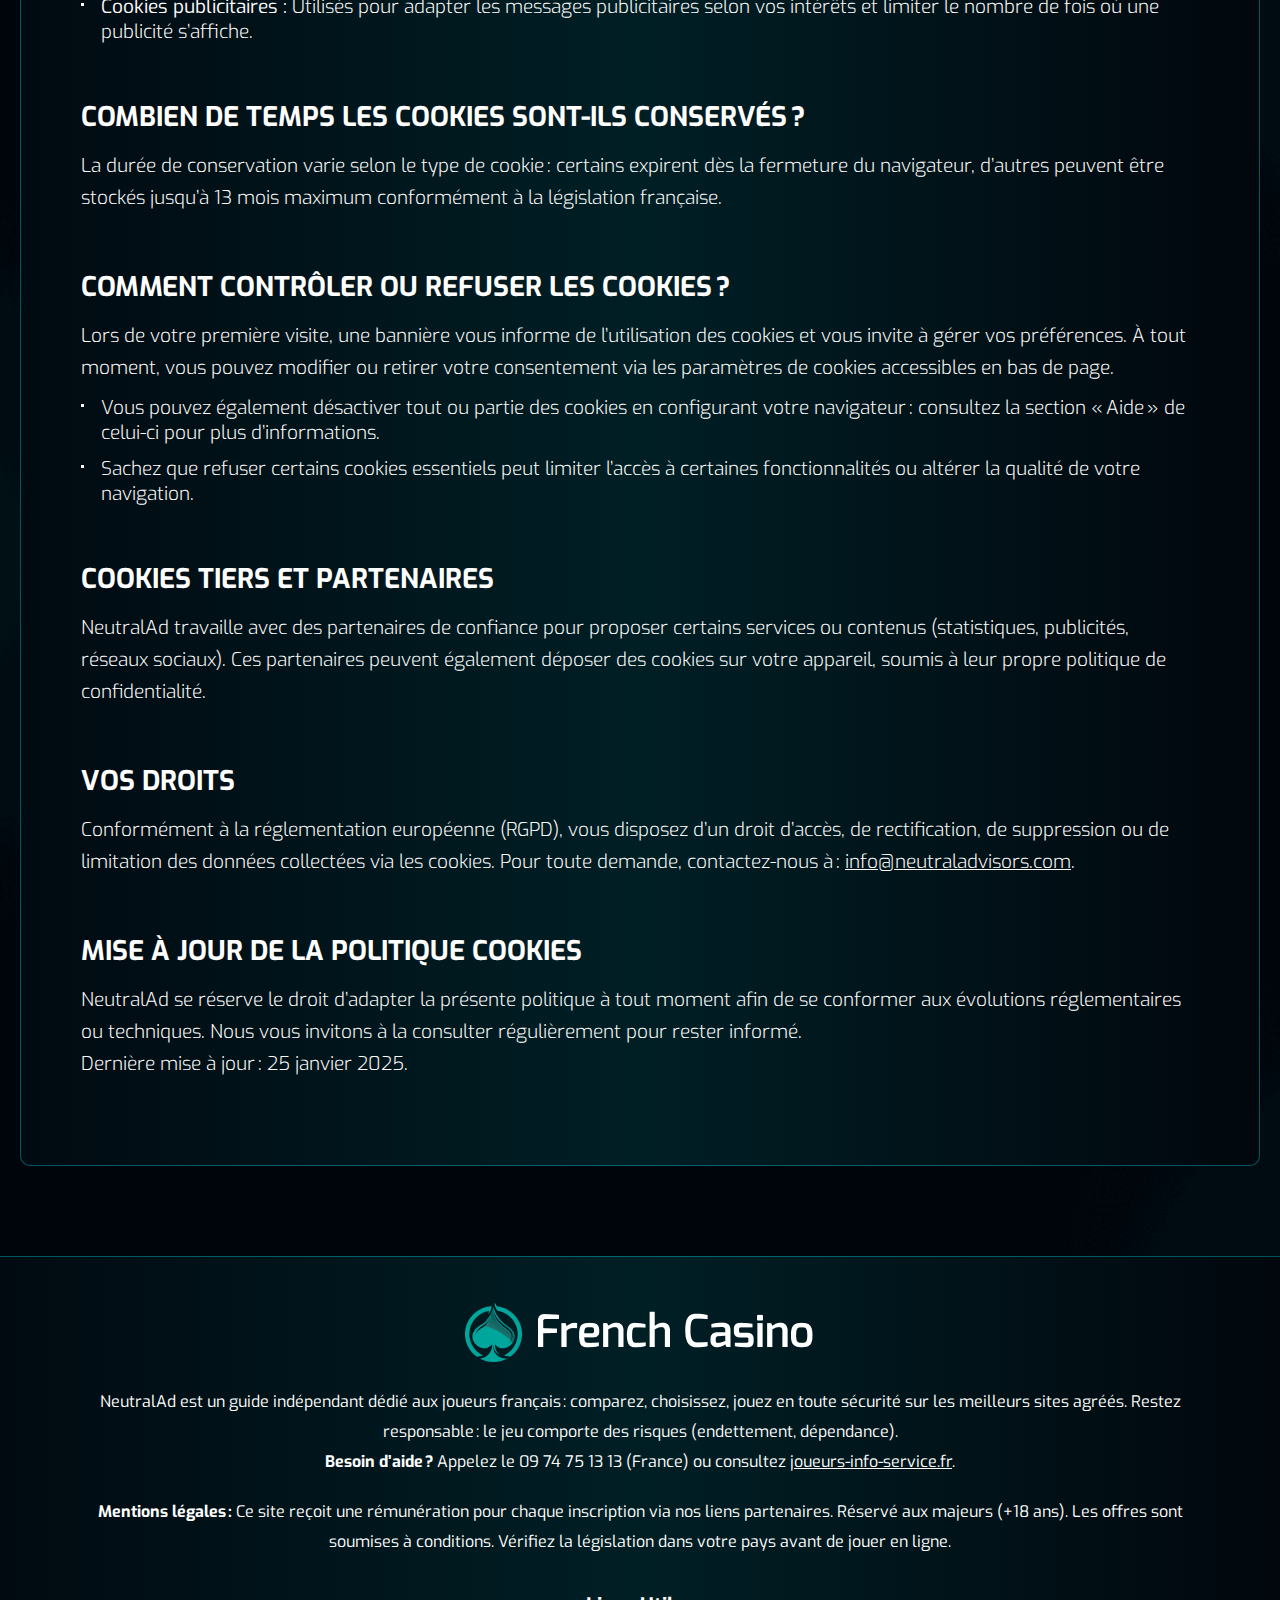
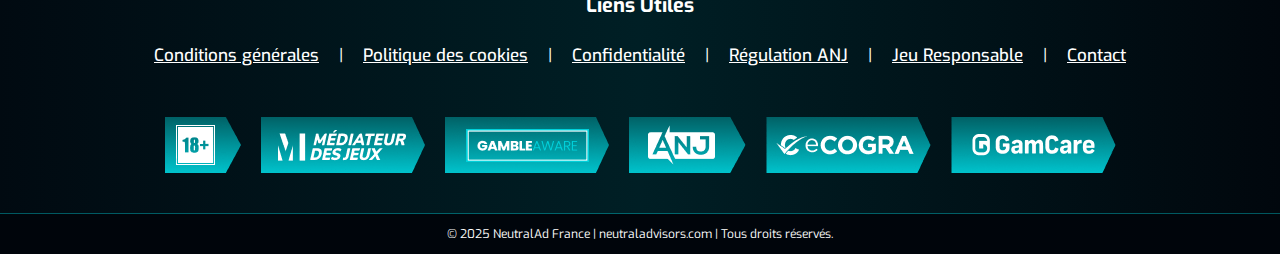
<file: cookiepolicy.html>
<!DOCTYPE html>
<html lang="fr">
	<head>
		<meta charset="UTF-8">
		<meta http-equiv="X-UA-Compatible" content="IE=edge">
		<meta name="viewport" content="width=device-width, initial-scale=1, shrink-to-fit=no">
		<meta name="keywords" content="politique de cookies, gestion des cookies, consentement cookies France, confidentialité cookies, Neutral Advisors cookies, sécurité données utilisateur, cookies sites de jeux, protection vie privée, informations cookies NeutralAd, cookie policy 2025">
		<meta name="description" content="Découvrez la politique de cookies de NeutralAdvisors.com : tout savoir sur l’utilisation, la gestion et la protection de vos données personnelles liées aux cookies lors de votre navigation sur les sites de jeux et paris en ligne les plus fiables en France. Explications, droits, conseils et outils pratiques pour une expérience transparente et sécurisée.">
		<meta name="designer" content="Agence Web Neutral Advisors">
		<link rel="canonical" href="https://neutraladvisors.com/cookiepolicy.html">
		<title>Politique de Cookies 2025 – NeutralAd France | Gestion & Sécurité des Données</title>
		<link rel="shortcut icon" href="img/favicon.png" type="image/x-icon">
		<link rel="stylesheet" href="neutralad-main2025.css" />
		<link rel="stylesheet" href="css/neutralad-responsive2025.css" />
	</head>

	<body>
		<section class="ofc10-headertop-area">
			<div class="ofc10-headertop-part">
				<p>
					<img src="img/jeux-adultes-18plus-france.png" alt="Icône accès réservé aux majeurs, jeu responsable 18+" />
					Accès exclusif réservé aux 18 ans et plus | Profitez du jeu en ligne avec responsabilité et modération.
				</p>
			</div>
		</section>
		<section class="clmain-area">
			<section class="main-area-sub">
				<header class="header-area">
					<div class="container">
						<div class="header-part">
							<div class="logo-part">
								<a href="/"><img src="img/logo-neutraladvisors-fr.png" alt="Logo Neutral Advisors, comparateur Betting France" /></a>
							</div>
							</div>
							<div class="newheadertext">
								<h1>Politique d’Utilisation des Cookies</h1>
							</div>
						</div>
					</div>
				</header>
			</section>
		</section>
		<section class="innerbg">
			<section class="ofc10-francecsno-text-area">
				<div class="container">
					<div class="ofc10text-box">
						<div class="ofc10-francecsno-texthd">
							<h2>Politique de Cookies NeutralAd</h2>
						</div>
						<div class="ofc10-francecsno-text-part">

							<div class="ofc10-francecsno-item1">
								<h2>Introduction</h2>
								<p>
									Cette page explique comment NeutralAd utilise les cookies et autres technologies similaires pour garantir le meilleur fonctionnement de nos services et personnaliser votre expérience de navigation. Votre confidentialité et votre confiance sont essentielles pour nous.
								</p>
							</div>

							<div class="ofc10-francecsno-item1">
								<h2>Qu’est-ce qu’un cookie ?</h2>
								<p>
									Un cookie est un petit fichier texte déposé sur votre ordinateur, smartphone ou tablette lors de la visite d’un site web. Il sert à enregistrer des informations sur votre navigation (préférences, sessions, statistiques) pour optimiser votre expérience.
								</p>
							</div>

							<div class="ofc10-francecsno-item1">
								<h2>À quoi servent les cookies sur NeutralAd ?</h2>
								<ul>
									<li><span></span> <h6>Faciliter et accélérer votre navigation sur nos pages.</h6></li>
									<li><span></span> <h6>Adapter les contenus, recommandations et offres selon votre profil.</h6></li>
									<li><span></span> <h6>Analyser la fréquentation, améliorer nos services et détecter d’éventuels problèmes techniques.</h6></li>
									<li><span></span> <h6>Sécuriser l’accès à certaines fonctionnalités réservées (connexion, compte utilisateur, préférences sauvegardées, etc.).</h6></li>
									<li><span></span> <h6>Gérer l’affichage des publicités et mesurer leur pertinence.</h6></li>
								</ul>
							</div>

							<div class="ofc10-francecsno-item1">
								<h2>Quels types de cookies utilisons-nous ?</h2>
								<ul>
									<li>
										<span></span> <h6><strong>Cookies strictement nécessaires :</strong> Assurent le fonctionnement basique du site et ne stockent aucune information personnelle identifiable.</h6>
									</li>
									<li>
										<span></span> <h6><strong>Cookies de mesure d’audience :</strong> Nous permettent de comprendre comment les visiteurs interagissent avec le site (pages vues, durée de visite) pour optimiser votre expérience.</h6>
									</li>
									<li>
										<span></span> <h6><strong>Cookies de personnalisation :</strong> Retiennent vos choix (langue, préférences d’affichage) et simplifient vos futures visites.</h6>
									</li>
									<li>
										<span></span> <h6><strong>Cookies publicitaires :</strong> Utilisés pour adapter les messages publicitaires selon vos intérêts et limiter le nombre de fois où une publicité s’affiche.</h6>
									</li>
								</ul>
							</div>

							<div class="ofc10-francecsno-item1">
								<h2>Combien de temps les cookies sont-ils conservés ?</h2>
								<p>
									La durée de conservation varie selon le type de cookie : certains expirent dès la fermeture du navigateur, d’autres peuvent être stockés jusqu’à 13 mois maximum conformément à la législation française.
								</p>
							</div>

							<div class="ofc10-francecsno-item1">
								<h2>Comment contrôler ou refuser les cookies ?</h2>
								<p>
									Lors de votre première visite, une bannière vous informe de l’utilisation des cookies et vous invite à gérer vos préférences. À tout moment, vous pouvez modifier ou retirer votre consentement via les paramètres de cookies accessibles en bas de page.
								</p>
								<ul>
									<li><span></span> <h6>Vous pouvez également désactiver tout ou partie des cookies en configurant votre navigateur : consultez la section « Aide » de celui-ci pour plus d’informations.</h6></li>
									<li><span></span> <h6>Sachez que refuser certains cookies essentiels peut limiter l’accès à certaines fonctionnalités ou altérer la qualité de votre navigation.</h6></li>
								</ul>
							</div>

							<div class="ofc10-francecsno-item1">
								<h2>Cookies tiers et partenaires</h2>
								<p>
									NeutralAd travaille avec des partenaires de confiance pour proposer certains services ou contenus (statistiques, publicités, réseaux sociaux). Ces partenaires peuvent également déposer des cookies sur votre appareil, soumis à leur propre politique de confidentialité.
								</p>
							</div>

							<div class="ofc10-francecsno-item1">
								<h2>Vos droits</h2>
								<p>
									Conformément à la réglementation européenne (RGPD), vous disposez d’un droit d’accès, de rectification, de suppression ou de limitation des données collectées via les cookies. Pour toute demande, contactez-nous à : <a href="mailto:info@neutraladvisors.com">info@neutraladvisors.com</a>.
								</p>
							</div>

							<div class="ofc10-francecsno-item1">
								<h2>Mise à jour de la politique cookies</h2>
								<p>
									NeutralAd se réserve le droit d’adapter la présente politique à tout moment afin de se conformer aux évolutions réglementaires ou techniques. Nous vous invitons à la consulter régulièrement pour rester informé.
								</p>
								<p>
									Dernière mise à jour : 25 janvier 2025.
								</p>
							</div>

						</div>
					</div>
				</div>
			</section>
		</section>
		<footer class="footer-area">
			<div class="container">
				<div class="footer-part">
					<div class="footerlogo-part">
						<a href="index.html">
							<img src="img/neutralad-footer-logo-fr.png" alt="Logo NeutralAd, comparateur jeux en ligne France" />
						</a>
					</div>
					<div class="footerpr-part">
						<p>
							NeutralAd est un guide indépendant dédié aux joueurs français : comparez, choisissez, jouez en toute sécurité sur les meilleurs sites agréés. Restez responsable : le jeu comporte des risques (endettement, dépendance). 
							<br>
							<strong>Besoin d’aide ?</strong> Appelez le 09 74 75 13 13 (France) ou consultez <a href="https://www.joueurs-info-service.fr/" target="_blank" rel="noopener">joueurs-info-service.fr</a>.
						</p>
						<p>
							<strong>Mentions légales :</strong> Ce site reçoit une rémunération pour chaque inscription via nos liens partenaires. Réservé aux majeurs (+18 ans). Les offres sont soumises à conditions. Vérifiez la législation dans votre pays avant de jouer en ligne.
						</p>
					</div>
					<div class="footer-nav">
						<h3>Liens Utiles</h3>
						<ul>
							<li><a href="terms&conditions.html">Conditions générales</a></li>
							<li><span>|</span></li>
							<li><a href="cookiepolicy.html">Politique des cookies</a></li>
							<li><span>|</span></li>
							<li><a href="privacypolicy.html">Confidentialité</a></li>
							<li><span>|</span></li>
							<li><a href="anj.html">Régulation ANJ</a></li>
							<li><span>|</span></li>
							<li><a href="responsiblegaming.html">Jeu Responsable</a></li>
							<li><span>|</span></li>
							<li><a href="mailto:info@neutraladvisors.com">Contact</a></li>
						</ul>
					</div>
					<div class="footerlogos">
						<ul>
							<li>
								<a>
									<img src="img/icone-18plus-jeu-responsable-fr.png" alt="Icône 18+ jeu réservé aux majeurs France" />
								</a>
							</li>
							<li>
								<a href="https://mediateurdesjeuxenligne.fr/" target="_blank">
									<img src="img/logo-mediateur-officiel-fr2025.png" alt="Logo officiel Médiateur des Jeux en Ligne 2025" />
								</a>
							</li>
							<li>
								<a href="https://www.gambleaware.org/" target="_blank">
									<img src="img/neutralad-gambleaware-editionfr.png" alt="Logo GambleAware édition NeutralAd France" />
								</a>
							</li>
							<li>
								<a href="https://anj.fr/" target="_blank">
									<img src="img/anj-logo-regulationfr2025.png" alt="ANJ Autorité Nationale des Jeux France 2025" />
								</a>
							</li>
							<li>
								<a href="https://ecogra.org/" target="_blank">
									<img src="img/logo-ecogra-expertfr.png" alt="eCOGRA certification jeux équitables France" />
								</a>
							</li>
							<li>
								<a href="https://www.gamcare.org.uk/" target="_blank">
									<img src="img/gamcare-soutien-utilisateursfr.png" alt="GamCare soutien joueurs français en difficulté" />
								</a>
							</li>
						</ul>

					</div>
				</div>
			</div>
		</footer>
		<div class="copyright-area">
			<p>&copy; 2025 NeutralAd France | neutraladvisors.com | Tous droits réservés.</p>
		</div>
		<script src="https://cdnjs.cloudflare.com/ajax/libs/jquery/3.7.1/jquery.js"></script>
		<script src="js/scripts.js"></script>
	</body>
</html>
</file>
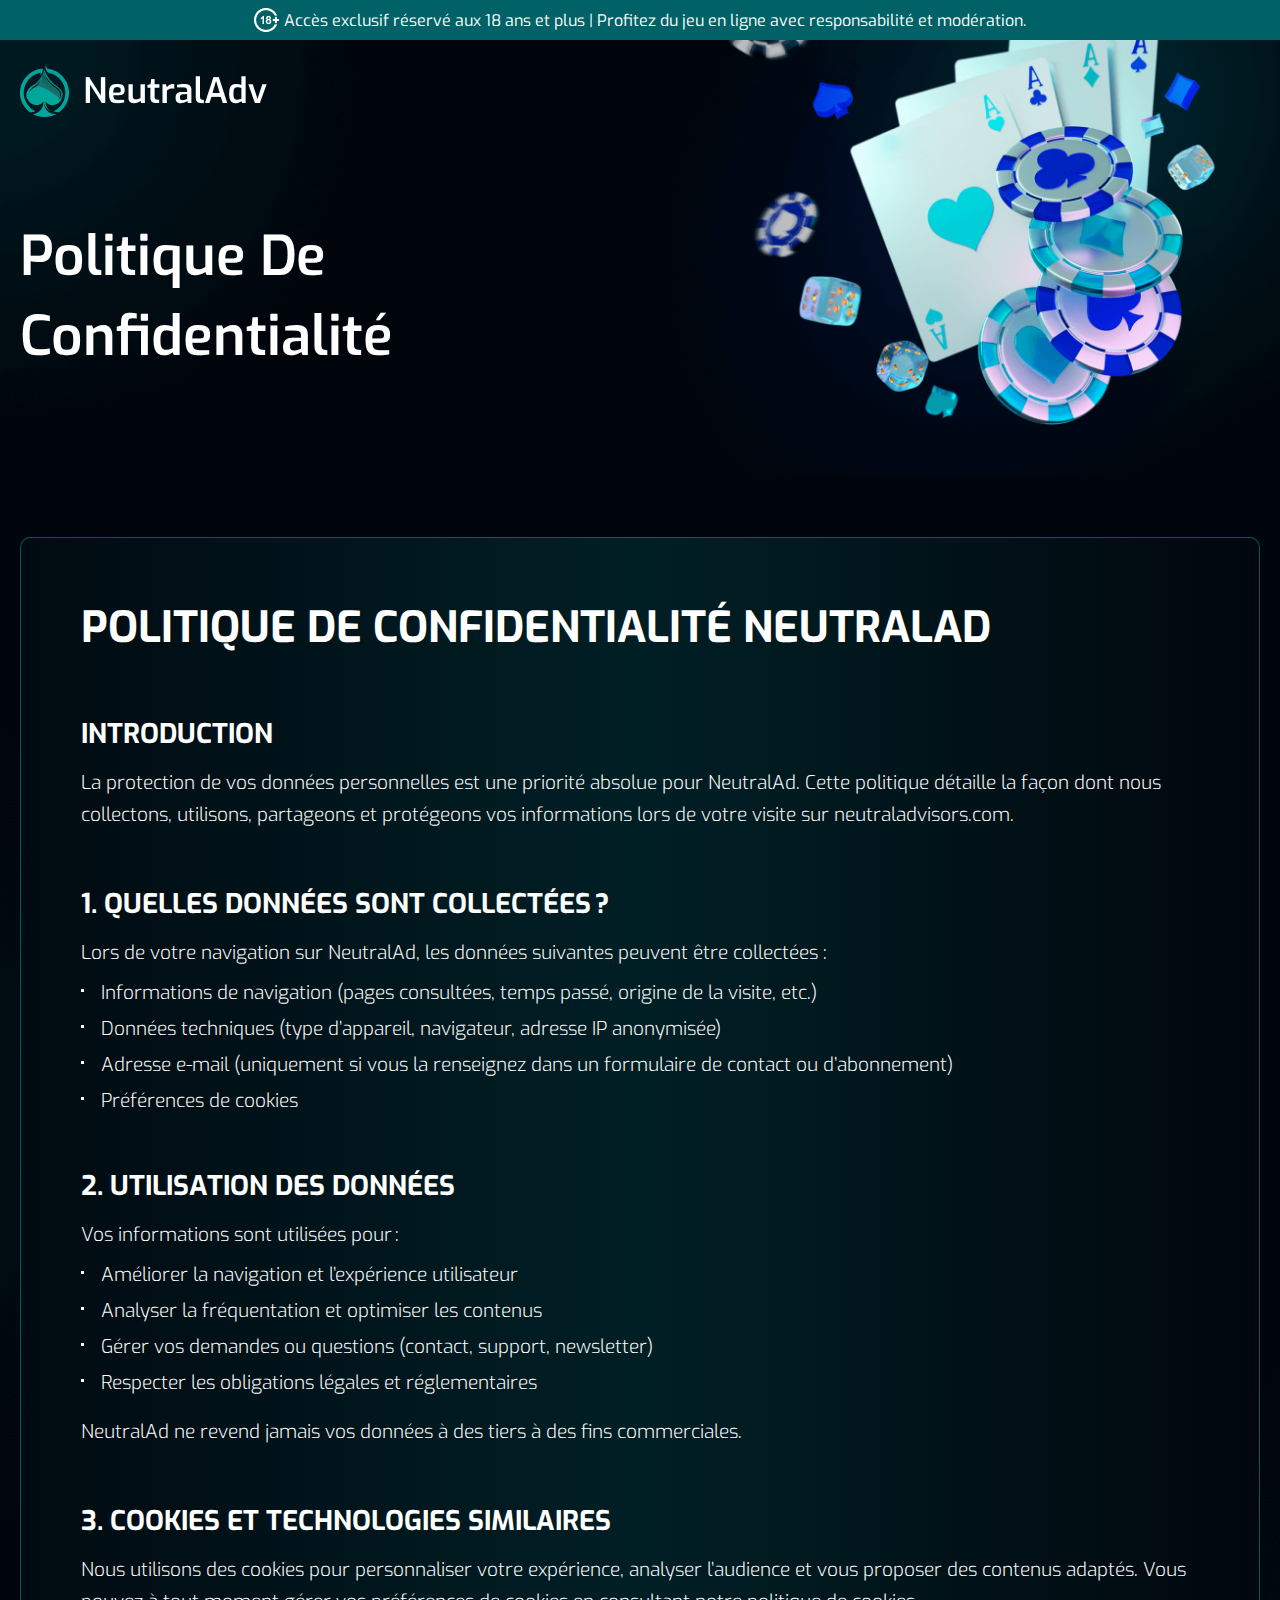
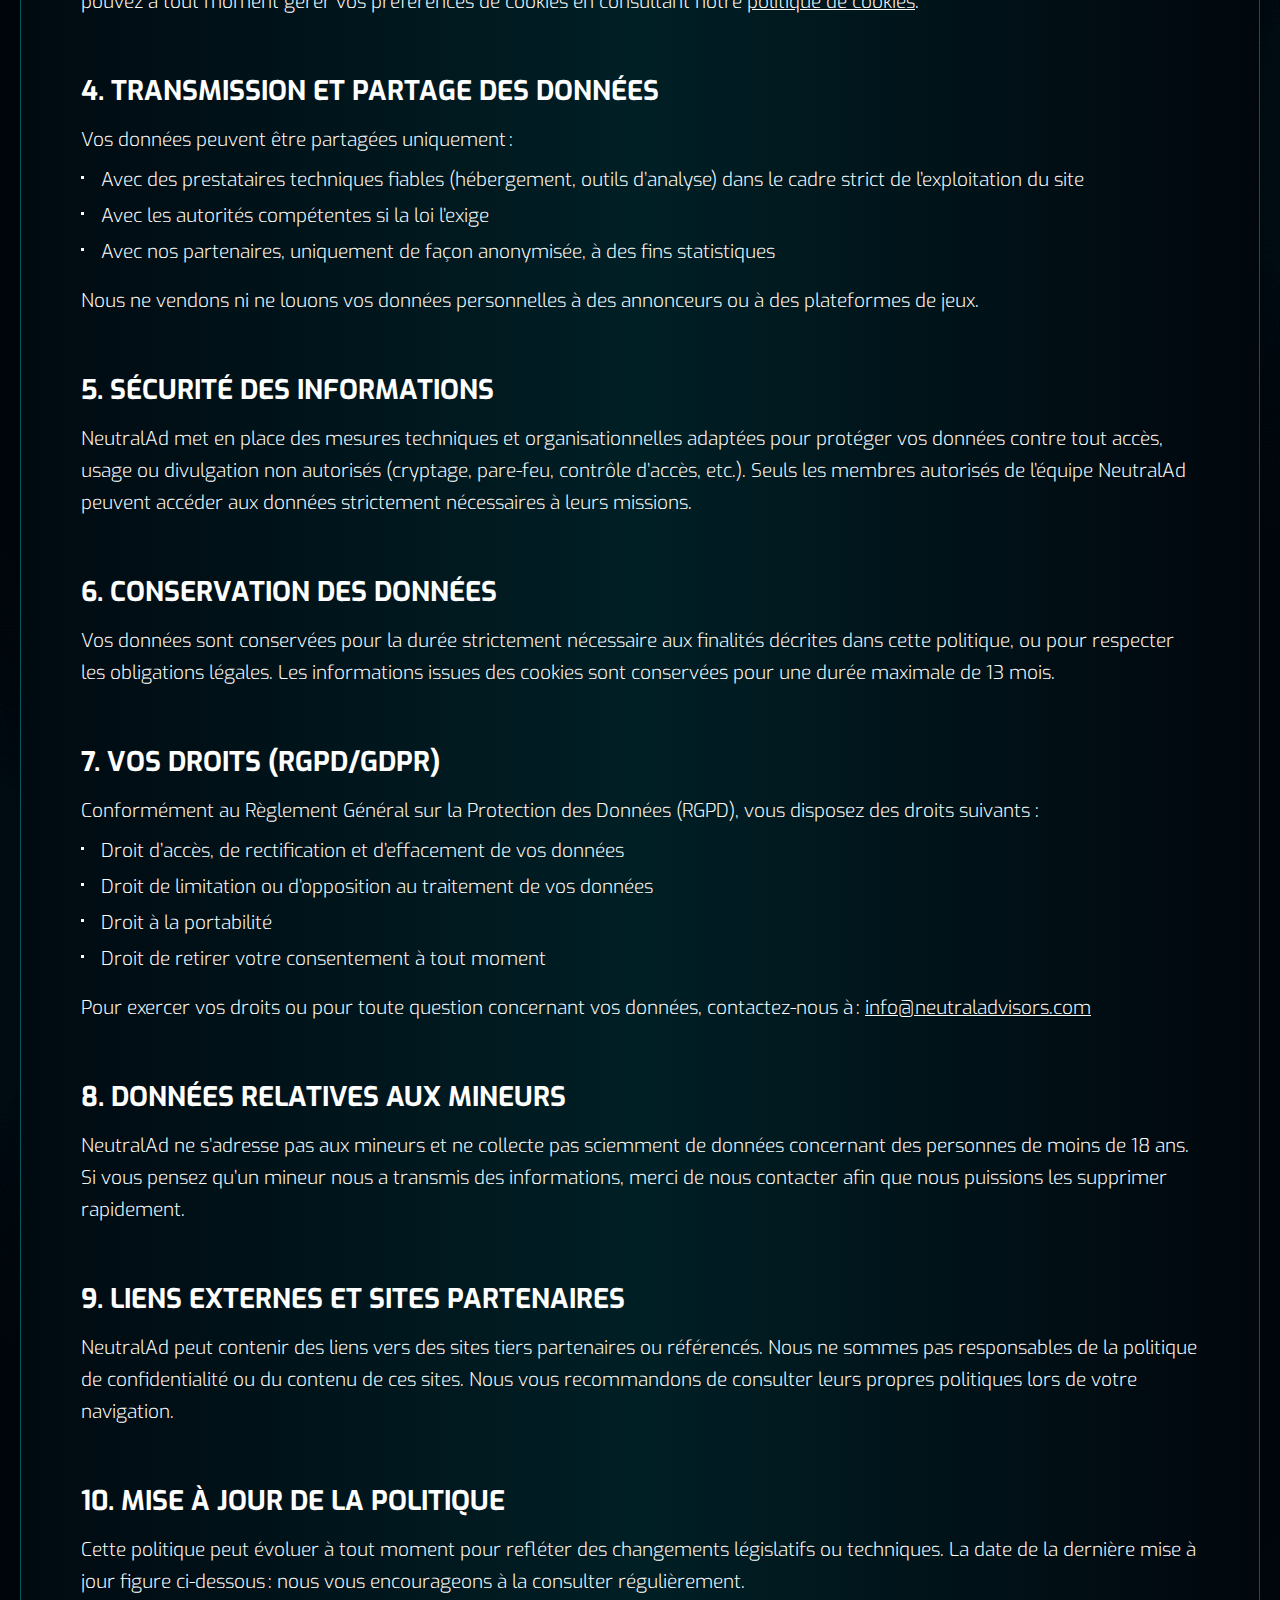
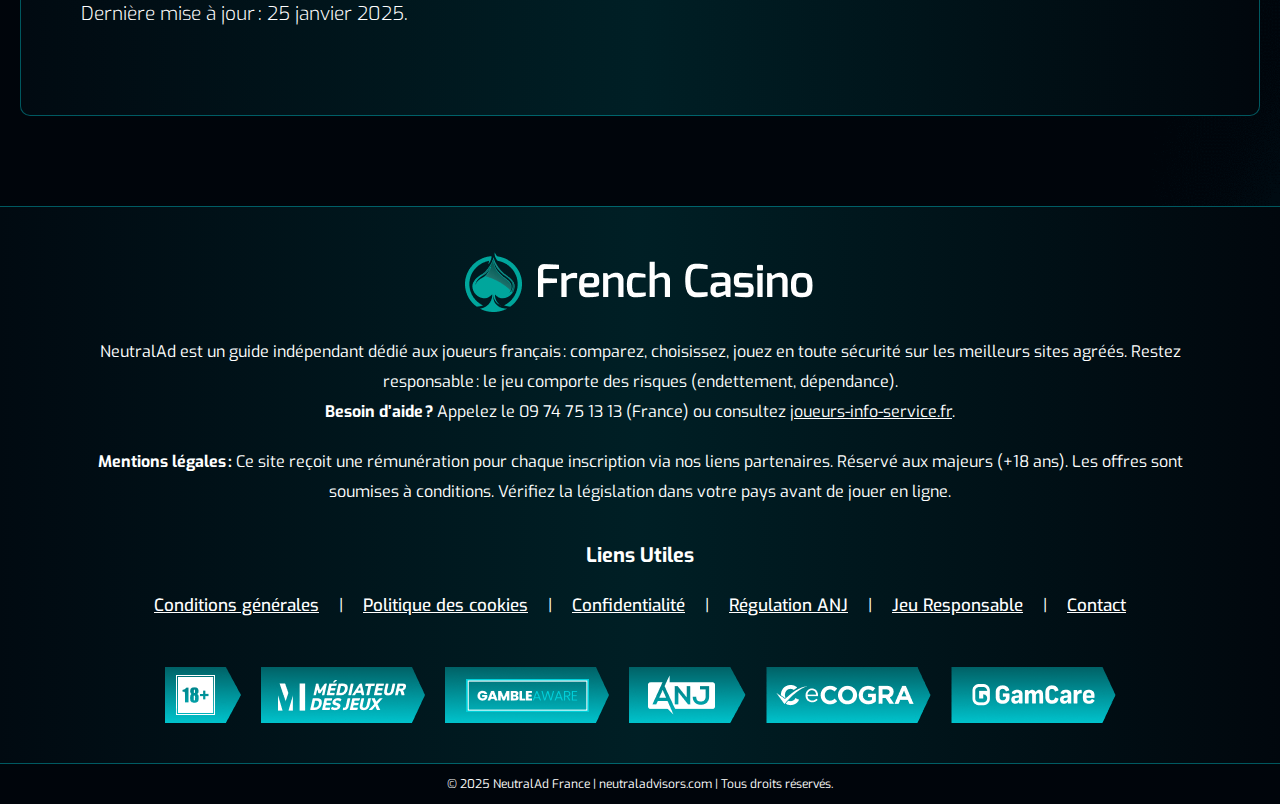
<file: privacypolicy.html>
<!DOCTYPE html>
<html lang="fr">
	<head>
        <meta charset="UTF-8">
        <meta http-equiv="X-UA-Compatible" content="IE=edge">
        <meta name="viewport" content="width=device-width, initial-scale=1, shrink-to-fit=no">
        <meta name="keywords" content="politique de confidentialité, protection des données, RGPD, vie privée joueurs, Neutral Advisors confidentialité, données personnelles, sécurité site jeux, privacy policy France, gestion informations utilisateur, NeutralAd privacy">
        <meta name="description" content="Consultez la politique de confidentialité NeutralAdvisors.com : informations sur la collecte, la gestion, la protection et l’utilisation de vos données personnelles lors de votre navigation sur les sites comparés. NeutralAd s’engage pour votre sécurité et la transparence (RGPD).">
        <meta name="designer" content="Agence Web Neutral Advisors">
        <link rel="canonical" href="https://neutraladvisors.com/privacypolicy.html">
        <title>Politique de Confidentialité 2025 – NeutralAd France | Protection & Données RGPD</title>
        <link rel="shortcut icon" href="img/favicon.png" type="image/x-icon">
        <link rel="stylesheet" href="neutralad-main2025.css" />
        <link rel="stylesheet" href="css/neutralad-responsive2025.css" />
    </head>

	<body>
		<section class="ofc10-headertop-area">
			<div class="ofc10-headertop-part">
				<p>
					<img src="img/jeux-adultes-18plus-france.png" alt="Icône accès réservé aux majeurs, jeu responsable 18+" />
					Accès exclusif réservé aux 18 ans et plus | Profitez du jeu en ligne avec responsabilité et modération.
				</p>
			</div>
		</section>
        <section class="clmain-area">
            <section class="main-area-sub">
                <header class="header-area">
                    <div class="container">
                        <div class="header-part">
                            <div class="logo-part">
								<a href="/"><img src="img/logo-neutraladvisors-fr.png" alt="Logo Neutral Advisors, comparateur Betting France" /></a>
							</div>
                            <div class="newheadertext">
                                <h1>Politique de Confidentialité</h1>
                            </div>
                        </div>
                    </div>
                </header>
            </section>
        </section>
        <section class="innerbg">
            <section class="ofc10-francecsno-text-area">
                <div class="container">
                    <div class="ofc10text-box">
                        <div class="ofc10-francecsno-texthd">
                            <h2>Politique de Confidentialité NeutralAd</h2>
                        </div>
                        <div class="ofc10-francecsno-text-part">

                            <div class="ofc10-francecsno-item1">
                                <h2>Introduction</h2>
                                <p>
                                    La protection de vos données personnelles est une priorité absolue pour NeutralAd. Cette politique détaille la façon dont nous collectons, utilisons, partageons et protégeons vos informations lors de votre visite sur neutraladvisors.com.
                                </p>
                            </div>

                            <div class="ofc10-francecsno-item1">
                                <h2>1. Quelles données sont collectées ?</h2>
                                <p>
                                    Lors de votre navigation sur NeutralAd, les données suivantes peuvent être collectées :
                                </p>
                                <ul>
                                    <li><span></span> <h6>Informations de navigation (pages consultées, temps passé, origine de la visite, etc.)</h6></li>
                                    <li><span></span> <h6>Données techniques (type d’appareil, navigateur, adresse IP anonymisée)</h6></li>
                                    <li><span></span> <h6>Adresse e-mail (uniquement si vous la renseignez dans un formulaire de contact ou d’abonnement)</h6></li>
                                    <li><span></span> <h6>Préférences de cookies</h6></li>
                                </ul>
                            </div>

                            <div class="ofc10-francecsno-item1">
                                <h2>2. Utilisation des données</h2>
                                <p>
                                    Vos informations sont utilisées pour :
                                </p>
                                <ul>
                                    <li><span></span> <h6>Améliorer la navigation et l’expérience utilisateur</h6></li>
                                    <li><span></span> <h6>Analyser la fréquentation et optimiser les contenus</h6></li>
                                    <li><span></span> <h6>Gérer vos demandes ou questions (contact, support, newsletter)</h6></li>
                                    <li><span></span> <h6>Respecter les obligations légales et réglementaires</h6></li>
                                </ul><br>
                                <p>
                                    NeutralAd ne revend jamais vos données à des tiers à des fins commerciales.
                                </p>
                            </div>

                            <div class="ofc10-francecsno-item1">
                                <h2>3. Cookies et technologies similaires</h2>
                                <p>
                                    Nous utilisons des cookies pour personnaliser votre expérience, analyser l’audience et vous proposer des contenus adaptés. Vous pouvez à tout moment gérer vos préférences de cookies en consultant notre <a href="cookiepolicy.html">politique de cookies</a>.
                                </p>
                            </div>

                            <div class="ofc10-francecsno-item1">
                                <h2>4. Transmission et partage des données</h2>
                                <p>
                                    Vos données peuvent être partagées uniquement :
                                </p>
                                <ul>
                                    <li><span></span> <h6>Avec des prestataires techniques fiables (hébergement, outils d’analyse) dans le cadre strict de l’exploitation du site</h6></li>
                                    <li><span></span> <h6>Avec les autorités compétentes si la loi l’exige</h6></li>
                                    <li><span></span> <h6>Avec nos partenaires, uniquement de façon anonymisée, à des fins statistiques</h6></li>
                                </ul><br>
                                <p>
                                    Nous ne vendons ni ne louons vos données personnelles à des annonceurs ou à des plateformes de jeux.
                                </p>
                            </div>

                            <div class="ofc10-francecsno-item1">
                                <h2>5. Sécurité des informations</h2>
                                <p>
                                    NeutralAd met en place des mesures techniques et organisationnelles adaptées pour protéger vos données contre tout accès, usage ou divulgation non autorisés (cryptage, pare-feu, contrôle d’accès, etc.). Seuls les membres autorisés de l’équipe NeutralAd peuvent accéder aux données strictement nécessaires à leurs missions.
                                </p>
                            </div>

                            <div class="ofc10-francecsno-item1">
                                <h2>6. Conservation des données</h2>
                                <p>
                                    Vos données sont conservées pour la durée strictement nécessaire aux finalités décrites dans cette politique, ou pour respecter les obligations légales. Les informations issues des cookies sont conservées pour une durée maximale de 13 mois.
                                </p>
                            </div>

                            <div class="ofc10-francecsno-item1">
                                <h2>7. Vos droits (RGPD/GDPR)</h2>
                                <p>
                                    Conformément au Règlement Général sur la Protection des Données (RGPD), vous disposez des droits suivants :
                                </p>
                                <ul>
                                    <li><span></span> <h6>Droit d’accès, de rectification et d’effacement de vos données</h6></li>
                                    <li><span></span> <h6>Droit de limitation ou d’opposition au traitement de vos données</h6></li>
                                    <li><span></span> <h6>Droit à la portabilité</h6></li>
                                    <li><span></span> <h6>Droit de retirer votre consentement à tout moment</h6></li>
                                </ul><br>
                                <p>
                                    Pour exercer vos droits ou pour toute question concernant vos données, contactez-nous à : <a href="mailto:info@neutraladvisors.com">info@neutraladvisors.com</a>
                                </p>
                            </div>

                            <div class="ofc10-francecsno-item1">
                                <h2>8. Données relatives aux mineurs</h2>
                                <p>
                                    NeutralAd ne s’adresse pas aux mineurs et ne collecte pas sciemment de données concernant des personnes de moins de 18 ans. Si vous pensez qu’un mineur nous a transmis des informations, merci de nous contacter afin que nous puissions les supprimer rapidement.
                                </p>
                            </div>

                            <div class="ofc10-francecsno-item1">
                                <h2>9. Liens externes et sites partenaires</h2>
                                <p>
                                    NeutralAd peut contenir des liens vers des sites tiers partenaires ou référencés. Nous ne sommes pas responsables de la politique de confidentialité ou du contenu de ces sites. Nous vous recommandons de consulter leurs propres politiques lors de votre navigation.
                                </p>
                            </div>

                            <div class="ofc10-francecsno-item1">
                                <h2>10. Mise à jour de la politique</h2>
                                <p>
                                    Cette politique peut évoluer à tout moment pour refléter des changements législatifs ou techniques. La date de la dernière mise à jour figure ci-dessous : nous vous encourageons à la consulter régulièrement.
                                </p>
                                <p>
                                    Dernière mise à jour : 25 janvier 2025.
                                </p>
                            </div>

                        </div>
                    </div>
                </div>
            </section>
        </section>
		<footer class="footer-area">
			<div class="container">
				<div class="footer-part">
					<div class="footerlogo-part">
						<a href="index.html">
							<img src="img/neutralad-footer-logo-fr.png" alt="Logo NeutralAd, comparateur jeux en ligne France" />
						</a>
					</div>
					<div class="footerpr-part">
						<p>
							NeutralAd est un guide indépendant dédié aux joueurs français : comparez, choisissez, jouez en toute sécurité sur les meilleurs sites agréés. Restez responsable : le jeu comporte des risques (endettement, dépendance). 
							<br>
							<strong>Besoin d’aide ?</strong> Appelez le 09 74 75 13 13 (France) ou consultez <a href="https://www.joueurs-info-service.fr/" target="_blank" rel="noopener">joueurs-info-service.fr</a>.
						</p>
						<p>
							<strong>Mentions légales :</strong> Ce site reçoit une rémunération pour chaque inscription via nos liens partenaires. Réservé aux majeurs (+18 ans). Les offres sont soumises à conditions. Vérifiez la législation dans votre pays avant de jouer en ligne.
						</p>
					</div>
					<div class="footer-nav">
						<h3>Liens Utiles</h3>
						<ul>
							<li><a href="terms&conditions.html">Conditions générales</a></li>
							<li><span>|</span></li>
							<li><a href="cookiepolicy.html">Politique des cookies</a></li>
							<li><span>|</span></li>
							<li><a href="privacypolicy.html">Confidentialité</a></li>
							<li><span>|</span></li>
							<li><a href="anj.html">Régulation ANJ</a></li>
							<li><span>|</span></li>
							<li><a href="responsiblegaming.html">Jeu Responsable</a></li>
							<li><span>|</span></li>
							<li><a href="mailto:info@neutraladvisors.com">Contact</a></li>
						</ul>
					</div>
					<div class="footerlogos">
						<ul>
							<li>
								<a>
									<img src="img/icone-18plus-jeu-responsable-fr.png" alt="Icône 18+ jeu réservé aux majeurs France" />
								</a>
							</li>
							<li>
								<a href="https://mediateurdesjeuxenligne.fr/" target="_blank">
									<img src="img/logo-mediateur-officiel-fr2025.png" alt="Logo officiel Médiateur des Jeux en Ligne 2025" />
								</a>
							</li>
							<li>
								<a href="https://www.gambleaware.org/" target="_blank">
									<img src="img/neutralad-gambleaware-editionfr.png" alt="Logo GambleAware édition NeutralAd France" />
								</a>
							</li>
							<li>
								<a href="https://anj.fr/" target="_blank">
									<img src="img/anj-logo-regulationfr2025.png" alt="ANJ Autorité Nationale des Jeux France 2025" />
								</a>
							</li>
							<li>
								<a href="https://ecogra.org/" target="_blank">
									<img src="img/logo-ecogra-expertfr.png" alt="eCOGRA certification jeux équitables France" />
								</a>
							</li>
							<li>
								<a href="https://www.gamcare.org.uk/" target="_blank">
									<img src="img/gamcare-soutien-utilisateursfr.png" alt="GamCare soutien joueurs français en difficulté" />
								</a>
							</li>
						</ul>

					</div>
				</div>
			</div>
		</footer>
		<div class="copyright-area">
			<p>&copy; 2025 NeutralAd France | neutraladvisors.com | Tous droits réservés.</p>
		</div>
		<script src="https://cdnjs.cloudflare.com/ajax/libs/jquery/3.7.1/jquery.js"></script>
		<script src="js/scripts.js"></script>
	</body>
</html>
</file>
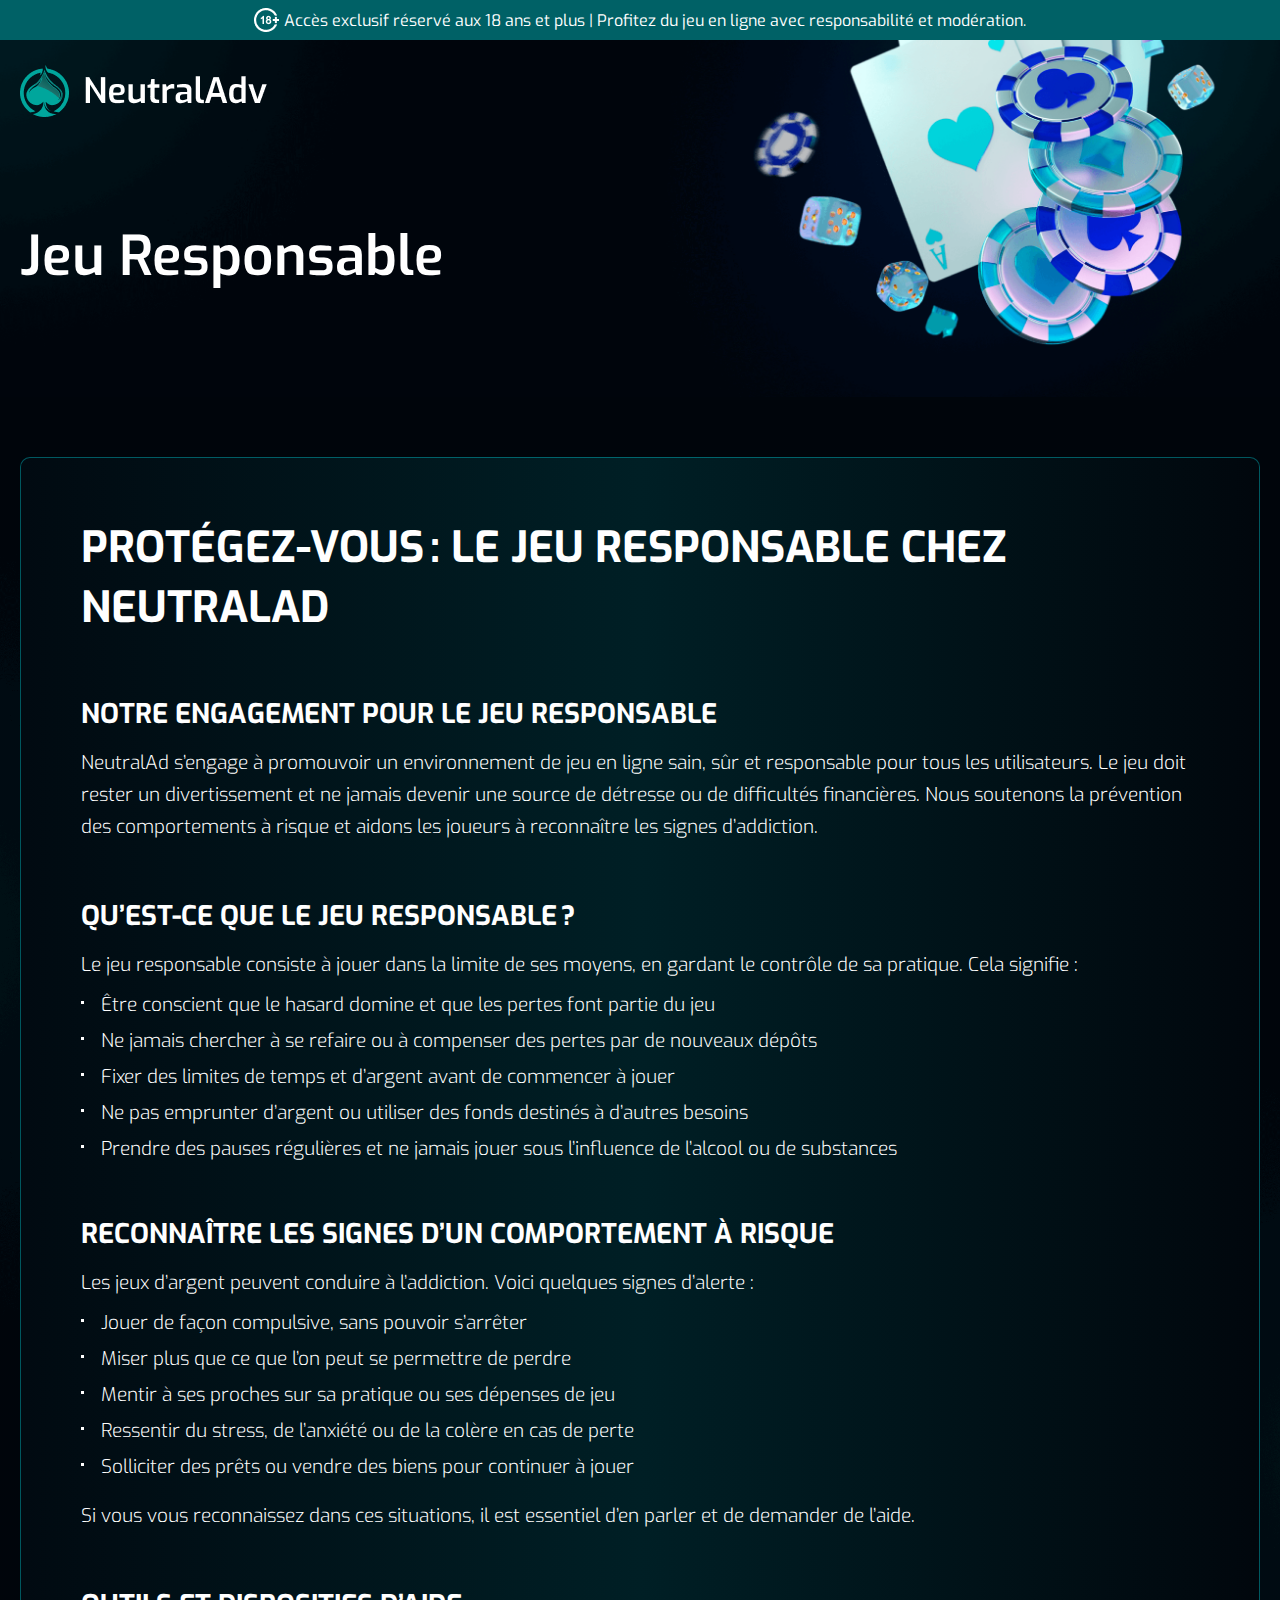
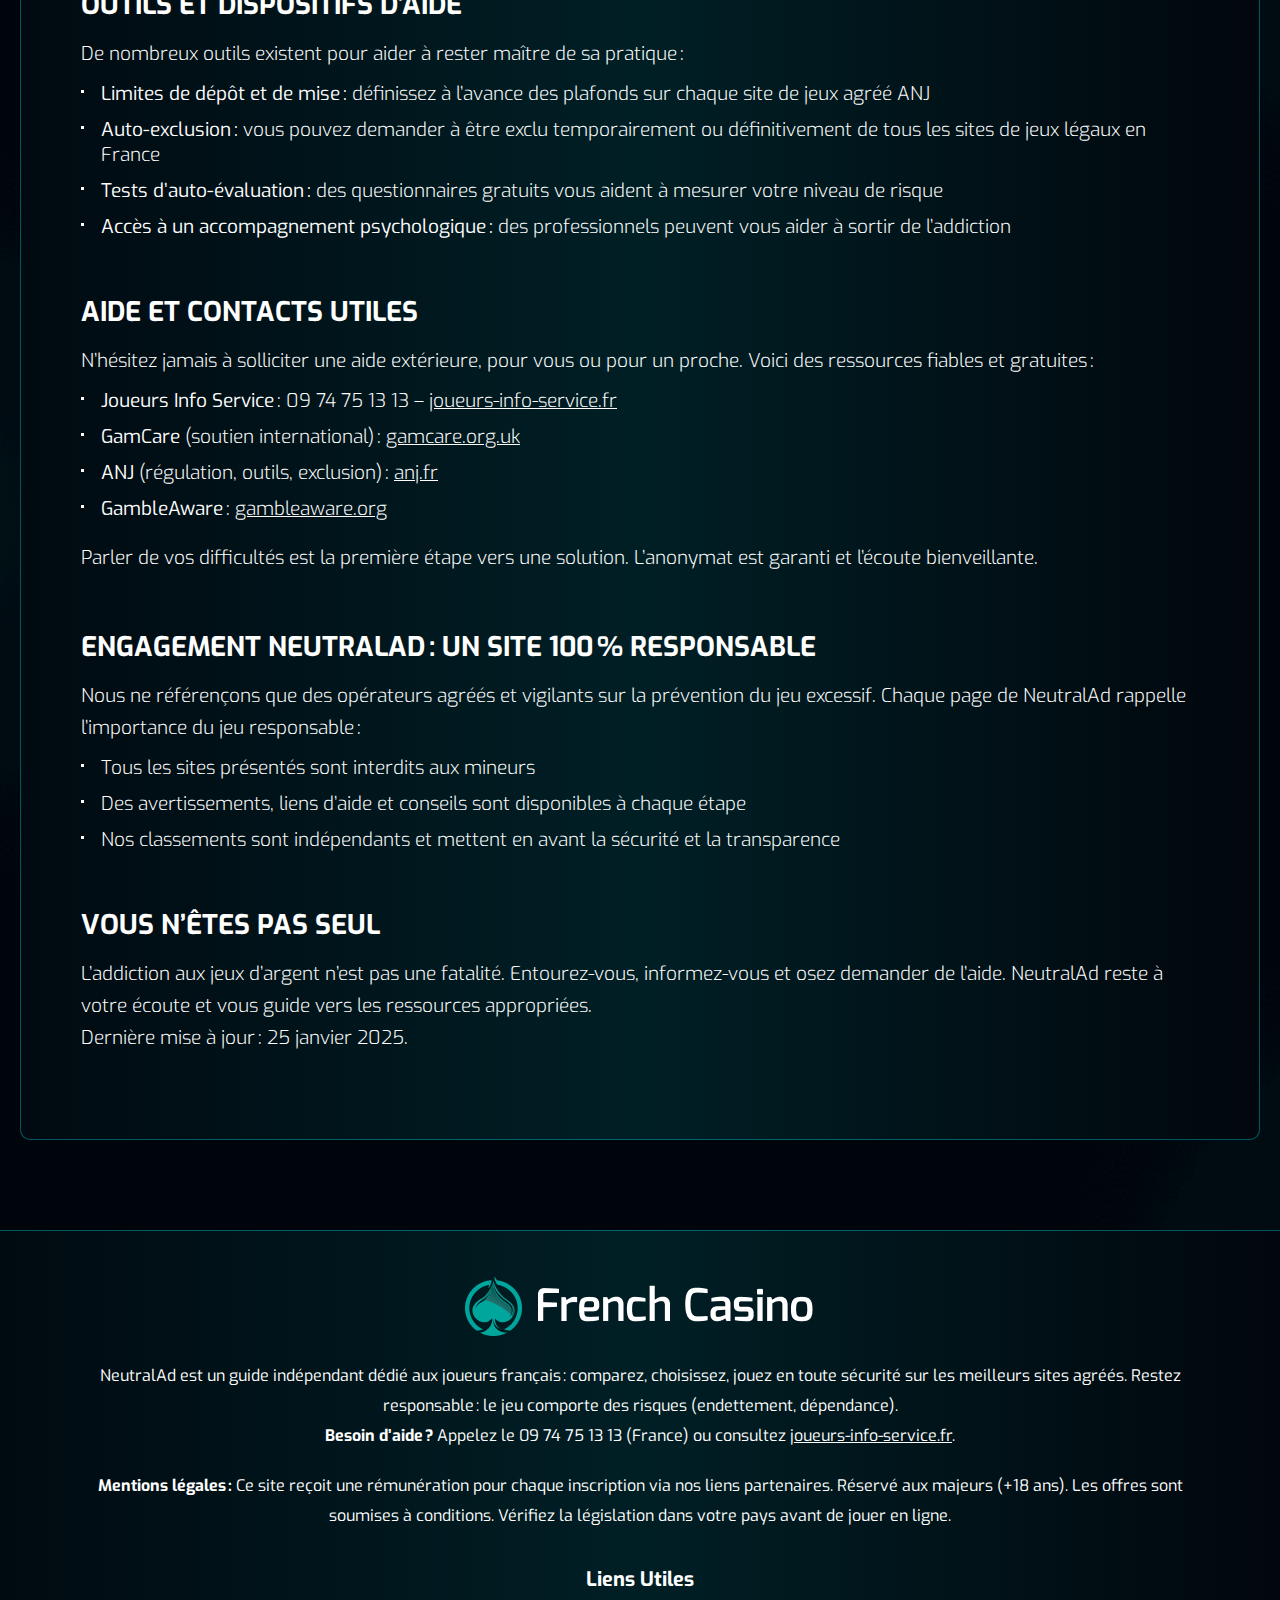
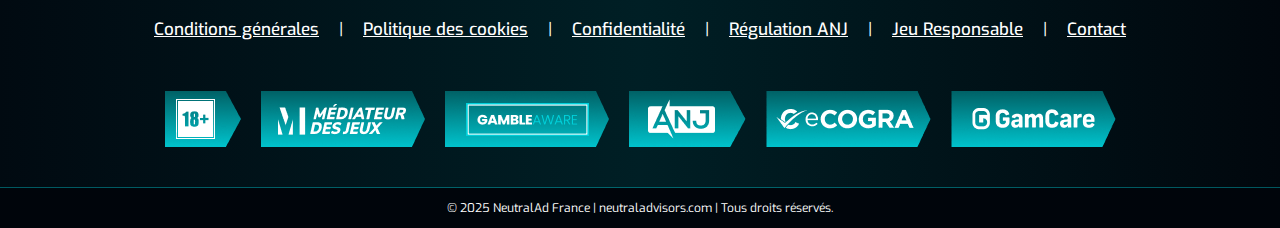
<file: responsiblegaming.html>
<!DOCTYPE html>
<html lang="fr">
	<head>
        <meta charset="UTF-8">
        <meta http-equiv="X-UA-Compatible" content="IE=edge">
        <meta name="viewport" content="width=device-width, initial-scale=1, shrink-to-fit=no">
        <meta name="keywords" content="jeu responsable, prévention addiction jeux, Neutral Advisors France, aide joueurs, protection joueur, limites de jeu, conseils modération, sécurité jeu en ligne, support joueurs France, auto-exclusion, jeu légal, responsible gaming NeutralAd">
        <meta name="description" content="NeutralAdvisors.com s’engage pour le jeu responsable : conseils, outils de prévention, liens d’aide, limites de dépôt, auto-exclusion et toutes les ressources pour jouer en ligne en toute sécurité en France. Protégez-vous et jouez sans risque avec NeutralAd France.">
        <meta name="designer" content="Agence Web Neutral Advisors">
        <link rel="canonical" href="https://neutraladvisors.com/responsiblegaming.html">
        <title>Jeu Responsable 2025 – Prévention & Aide aux Joueurs | NeutralAd France</title>
        <link rel="shortcut icon" href="img/favicon.png" type="image/x-icon">
        <link rel="stylesheet" href="neutralad-main2025.css" />
        <link rel="stylesheet" href="css/neutralad-responsive2025.css" />
    </head>

	<body>
		<section class="ofc10-headertop-area">
			<div class="ofc10-headertop-part">
				<p>
					<img src="img/jeux-adultes-18plus-france.png" alt="Icône accès réservé aux majeurs, jeu responsable 18+" />
					Accès exclusif réservé aux 18 ans et plus | Profitez du jeu en ligne avec responsabilité et modération.
				</p>
			</div>
		</section>
       <section class="clmain-area">
            <section class="main-area-sub">
                <header class="header-area">
                    <div class="container">
                        <div class="header-part">
                            <div class="logo-part">
								<a href="/"><img src="img/logo-neutraladvisors-fr.png" alt="Logo Neutral Advisors, comparateur Betting France" /></a>
							</div>
                            <div class="newheadertext">
                                <h1>Jeu Responsable</h1>
                            </div>
                        </div>
                    </div>
                </header>
            </section>
        </section>
        <section class="innerbg">
            <section class="ofc10-francecsno-text-area">
                <div class="container">
                    <div class="ofc10text-box">
                        <div class="ofc10-francecsno-texthd">
                            <h2>Protégez-vous : Le Jeu Responsable chez NeutralAd</h2>
                        </div>
                        <div class="ofc10-francecsno-text-part">

                            <div class="ofc10-francecsno-item1">
                                <h2>Notre engagement pour le jeu responsable</h2>
                                <p>
                                    NeutralAd s’engage à promouvoir un environnement de jeu en ligne sain, sûr et responsable pour tous les utilisateurs. Le jeu doit rester un divertissement et ne jamais devenir une source de détresse ou de difficultés financières. Nous soutenons la prévention des comportements à risque et aidons les joueurs à reconnaître les signes d’addiction.
                                </p>
                            </div>

                            <div class="ofc10-francecsno-item1">
                                <h2>Qu’est-ce que le jeu responsable ?</h2>
                                <p>
                                    Le jeu responsable consiste à jouer dans la limite de ses moyens, en gardant le contrôle de sa pratique. Cela signifie :
                                </p>
                                <ul>
                                    <li><span></span> <h6>Être conscient que le hasard domine et que les pertes font partie du jeu</h6></li>
                                    <li><span></span> <h6>Ne jamais chercher à se refaire ou à compenser des pertes par de nouveaux dépôts</h6></li>
                                    <li><span></span> <h6>Fixer des limites de temps et d’argent avant de commencer à jouer</h6></li>
                                    <li><span></span> <h6>Ne pas emprunter d’argent ou utiliser des fonds destinés à d’autres besoins</h6></li>
                                    <li><span></span> <h6>Prendre des pauses régulières et ne jamais jouer sous l’influence de l’alcool ou de substances</h6></li>
                                </ul>
                            </div>

                            <div class="ofc10-francecsno-item1">
                                <h2>Reconnaître les signes d’un comportement à risque</h2>
                                <p>
                                    Les jeux d’argent peuvent conduire à l’addiction. Voici quelques signes d’alerte :
                                </p>
                                <ul>
                                    <li><span></span> <h6>Jouer de façon compulsive, sans pouvoir s’arrêter</h6></li>
                                    <li><span></span> <h6>Miser plus que ce que l’on peut se permettre de perdre</h6></li>
                                    <li><span></span> <h6>Mentir à ses proches sur sa pratique ou ses dépenses de jeu</h6></li>
                                    <li><span></span> <h6>Ressentir du stress, de l’anxiété ou de la colère en cas de perte</h6></li>
                                    <li><span></span> <h6>Solliciter des prêts ou vendre des biens pour continuer à jouer</h6></li>
                                </ul><br>
                                <p>
                                    Si vous vous reconnaissez dans ces situations, il est essentiel d’en parler et de demander de l’aide.
                                </p>
                            </div>

                            <div class="ofc10-francecsno-item1">
                                <h2>Outils et dispositifs d’aide</h2>
                                <p>
                                    De nombreux outils existent pour aider à rester maître de sa pratique :
                                </p>
                                <ul>
                                    <li><span></span> <h6><strong>Limites de dépôt et de mise :</strong> définissez à l’avance des plafonds sur chaque site de jeux agréé ANJ</h6></li>
                                    <li><span></span> <h6><strong>Auto-exclusion :</strong> vous pouvez demander à être exclu temporairement ou définitivement de tous les sites de jeux légaux en France</h6></li>
                                    <li><span></span> <h6><strong>Tests d’auto-évaluation :</strong> des questionnaires gratuits vous aident à mesurer votre niveau de risque</h6></li>
                                    <li><span></span> <h6><strong>Accès à un accompagnement psychologique :</strong> des professionnels peuvent vous aider à sortir de l’addiction</h6></li>
                                </ul>
                            </div>

                            <div class="ofc10-francecsno-item1">
                                <h2>Aide et contacts utiles</h2>
                                <p>
                                    N’hésitez jamais à solliciter une aide extérieure, pour vous ou pour un proche. Voici des ressources fiables et gratuites :
                                </p>
                                <ul>
                                    <li>
                                        <span></span> <h6><strong>Joueurs Info Service</strong> : 09 74 75 13 13 – <a href="https://www.joueurs-info-service.fr/" target="_blank" rel="noopener">joueurs-info-service.fr</a></h6>
                                    </li>
                                    <li>
                                        <span></span> <h6><strong>GamCare</strong> (soutien international) : <a href="https://www.gamcare.org.uk/" target="_blank" rel="noopener">gamcare.org.uk</a></h6>
                                    </li>
                                    <li>
                                        <span></span> <h6><strong>ANJ</strong> (régulation, outils, exclusion) : <a href="https://anj.fr/" target="_blank" rel="noopener">anj.fr</a></h6>
                                    </li>
                                    <li>
                                        <span></span> <h6><strong>GambleAware</strong> : <a href="https://www.gambleaware.org/" target="_blank" rel="noopener">gambleaware.org</a></h6>
                                    </li>
                                </ul><br>
                                <p>
                                    Parler de vos difficultés est la première étape vers une solution. L’anonymat est garanti et l’écoute bienveillante.
                                </p>
                            </div>

                            <div class="ofc10-francecsno-item1">
                                <h2>Engagement NeutralAd : un site 100 % responsable</h2>
                                <p>
                                    Nous ne référençons que des opérateurs agréés et vigilants sur la prévention du jeu excessif. Chaque page de NeutralAd rappelle l’importance du jeu responsable : 
                                    <ul>
                                        <li><span></span> <h6>Tous les sites présentés sont interdits aux mineurs</h6></li>
                                        <li><span></span> <h6>Des avertissements, liens d’aide et conseils sont disponibles à chaque étape</h6></li>
                                        <li><span></span> <h6>Nos classements sont indépendants et mettent en avant la sécurité et la transparence</h6></li>
                                    </ul>
                                </p>
                            </div>

                            <div class="ofc10-francecsno-item1">
                                <h2>Vous n’êtes pas seul</h2>
                                <p>
                                    L’addiction aux jeux d’argent n’est pas une fatalité. Entourez-vous, informez-vous et osez demander de l’aide. NeutralAd reste à votre écoute et vous guide vers les ressources appropriées.
                                </p>
                                <p>
                                    Dernière mise à jour : 25 janvier 2025.
                                </p>
                            </div>

                        </div>
                    </div>
                </div>
            </section>
        </section>
		<footer class="footer-area">
			<div class="container">
				<div class="footer-part">
					<div class="footerlogo-part">
						<a href="index.html">
							<img src="img/neutralad-footer-logo-fr.png" alt="Logo NeutralAd, comparateur jeux en ligne France" />
						</a>
					</div>
					<div class="footerpr-part">
						<p>
							NeutralAd est un guide indépendant dédié aux joueurs français : comparez, choisissez, jouez en toute sécurité sur les meilleurs sites agréés. Restez responsable : le jeu comporte des risques (endettement, dépendance). 
							<br>
							<strong>Besoin d’aide ?</strong> Appelez le 09 74 75 13 13 (France) ou consultez <a href="https://www.joueurs-info-service.fr/" target="_blank" rel="noopener">joueurs-info-service.fr</a>.
						</p>
						<p>
							<strong>Mentions légales :</strong> Ce site reçoit une rémunération pour chaque inscription via nos liens partenaires. Réservé aux majeurs (+18 ans). Les offres sont soumises à conditions. Vérifiez la législation dans votre pays avant de jouer en ligne.
						</p>
					</div>
					<div class="footer-nav">
						<h3>Liens Utiles</h3>
						<ul>
							<li><a href="terms&conditions.html">Conditions générales</a></li>
							<li><span>|</span></li>
							<li><a href="cookiepolicy.html">Politique des cookies</a></li>
							<li><span>|</span></li>
							<li><a href="privacypolicy.html">Confidentialité</a></li>
							<li><span>|</span></li>
							<li><a href="anj.html">Régulation ANJ</a></li>
							<li><span>|</span></li>
							<li><a href="responsiblegaming.html">Jeu Responsable</a></li>
							<li><span>|</span></li>
							<li><a href="mailto:info@neutraladvisors.com">Contact</a></li>
						</ul>
					</div>
					<div class="footerlogos">
						<ul>
							<li>
								<a>
									<img src="img/icone-18plus-jeu-responsable-fr.png" alt="Icône 18+ jeu réservé aux majeurs France" />
								</a>
							</li>
							<li>
								<a href="https://mediateurdesjeuxenligne.fr/" target="_blank">
									<img src="img/logo-mediateur-officiel-fr2025.png" alt="Logo officiel Médiateur des Jeux en Ligne 2025" />
								</a>
							</li>
							<li>
								<a href="https://www.gambleaware.org/" target="_blank">
									<img src="img/neutralad-gambleaware-editionfr.png" alt="Logo GambleAware édition NeutralAd France" />
								</a>
							</li>
							<li>
								<a href="https://anj.fr/" target="_blank">
									<img src="img/anj-logo-regulationfr2025.png" alt="ANJ Autorité Nationale des Jeux France 2025" />
								</a>
							</li>
							<li>
								<a href="https://ecogra.org/" target="_blank">
									<img src="img/logo-ecogra-expertfr.png" alt="eCOGRA certification jeux équitables France" />
								</a>
							</li>
							<li>
								<a href="https://www.gamcare.org.uk/" target="_blank">
									<img src="img/gamcare-soutien-utilisateursfr.png" alt="GamCare soutien joueurs français en difficulté" />
								</a>
							</li>
						</ul>

					</div>
				</div>
			</div>
		</footer>
		<div class="copyright-area">
			<p>&copy; 2025 NeutralAd France | neutraladvisors.com | Tous droits réservés.</p>
		</div>
		<script src="https://cdnjs.cloudflare.com/ajax/libs/jquery/3.7.1/jquery.js"></script>
		<script src="js/scripts.js"></script>
	</body>
</html>
</file>
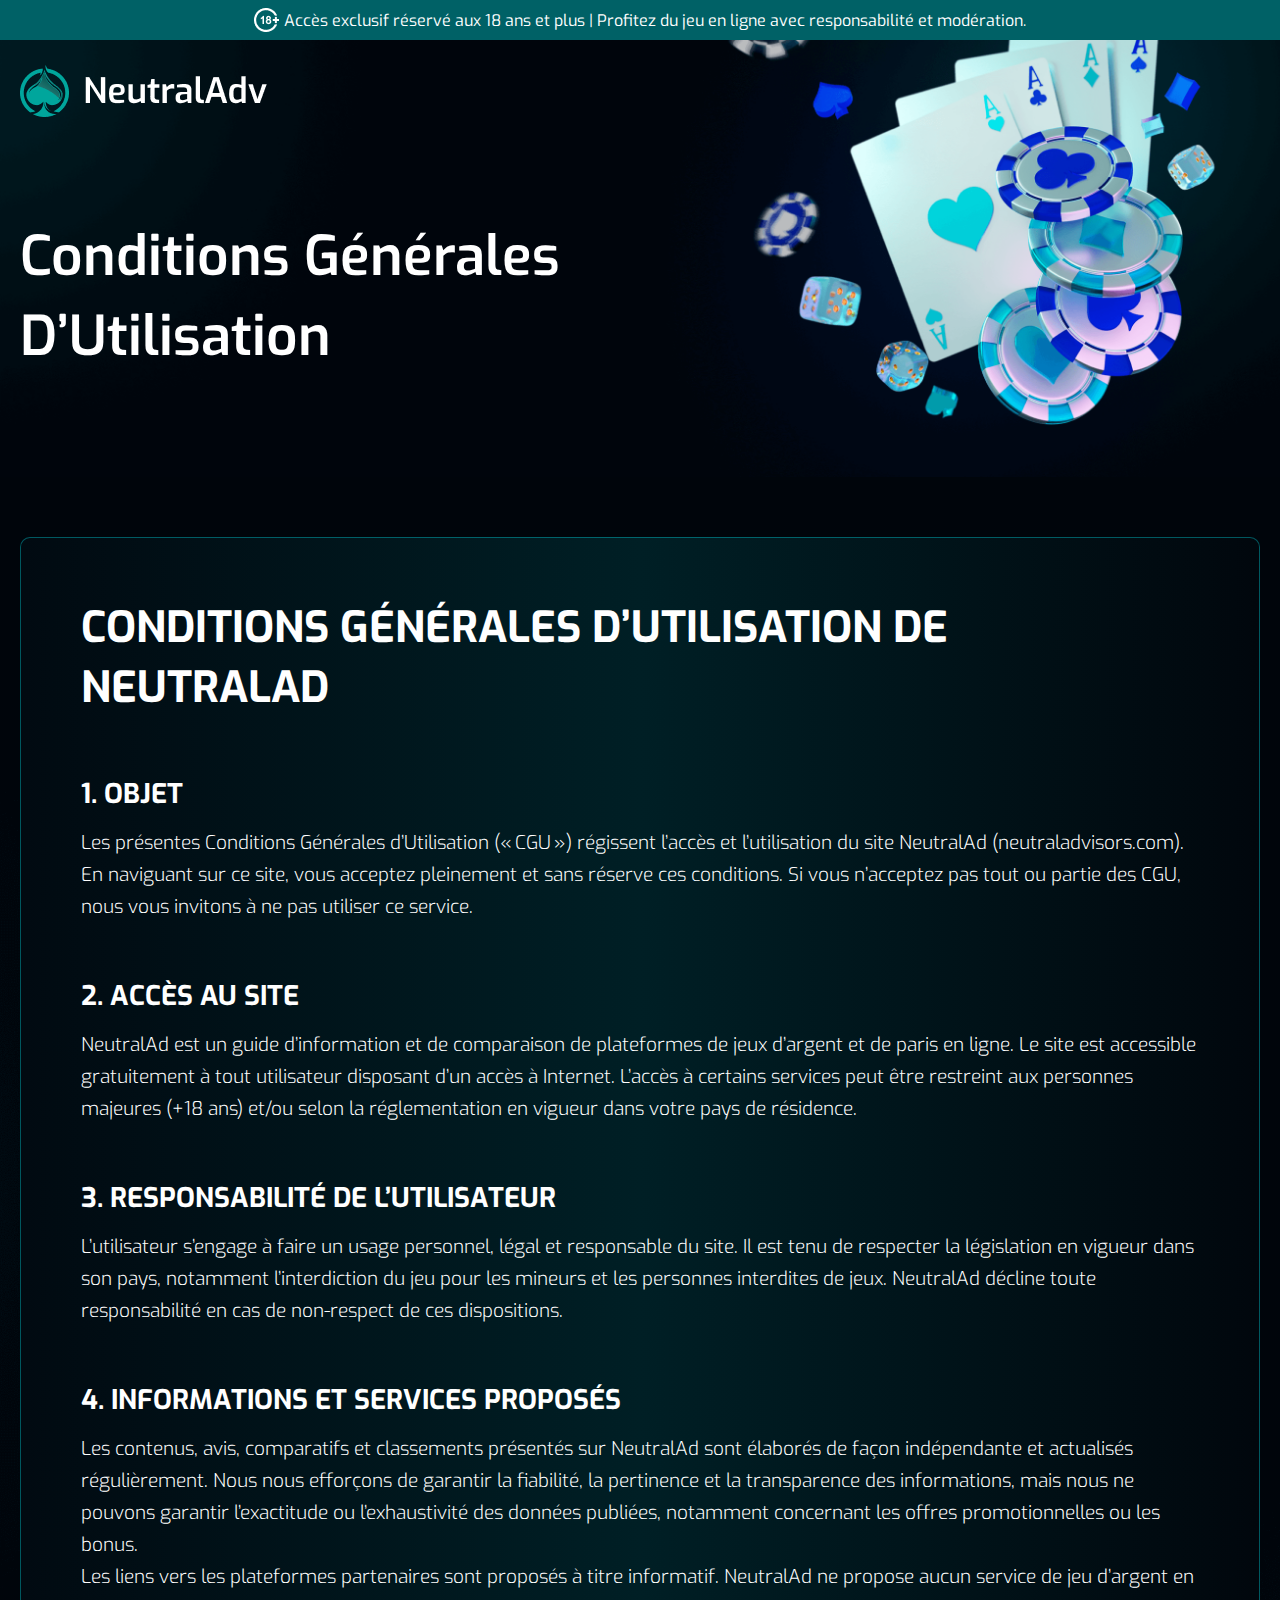
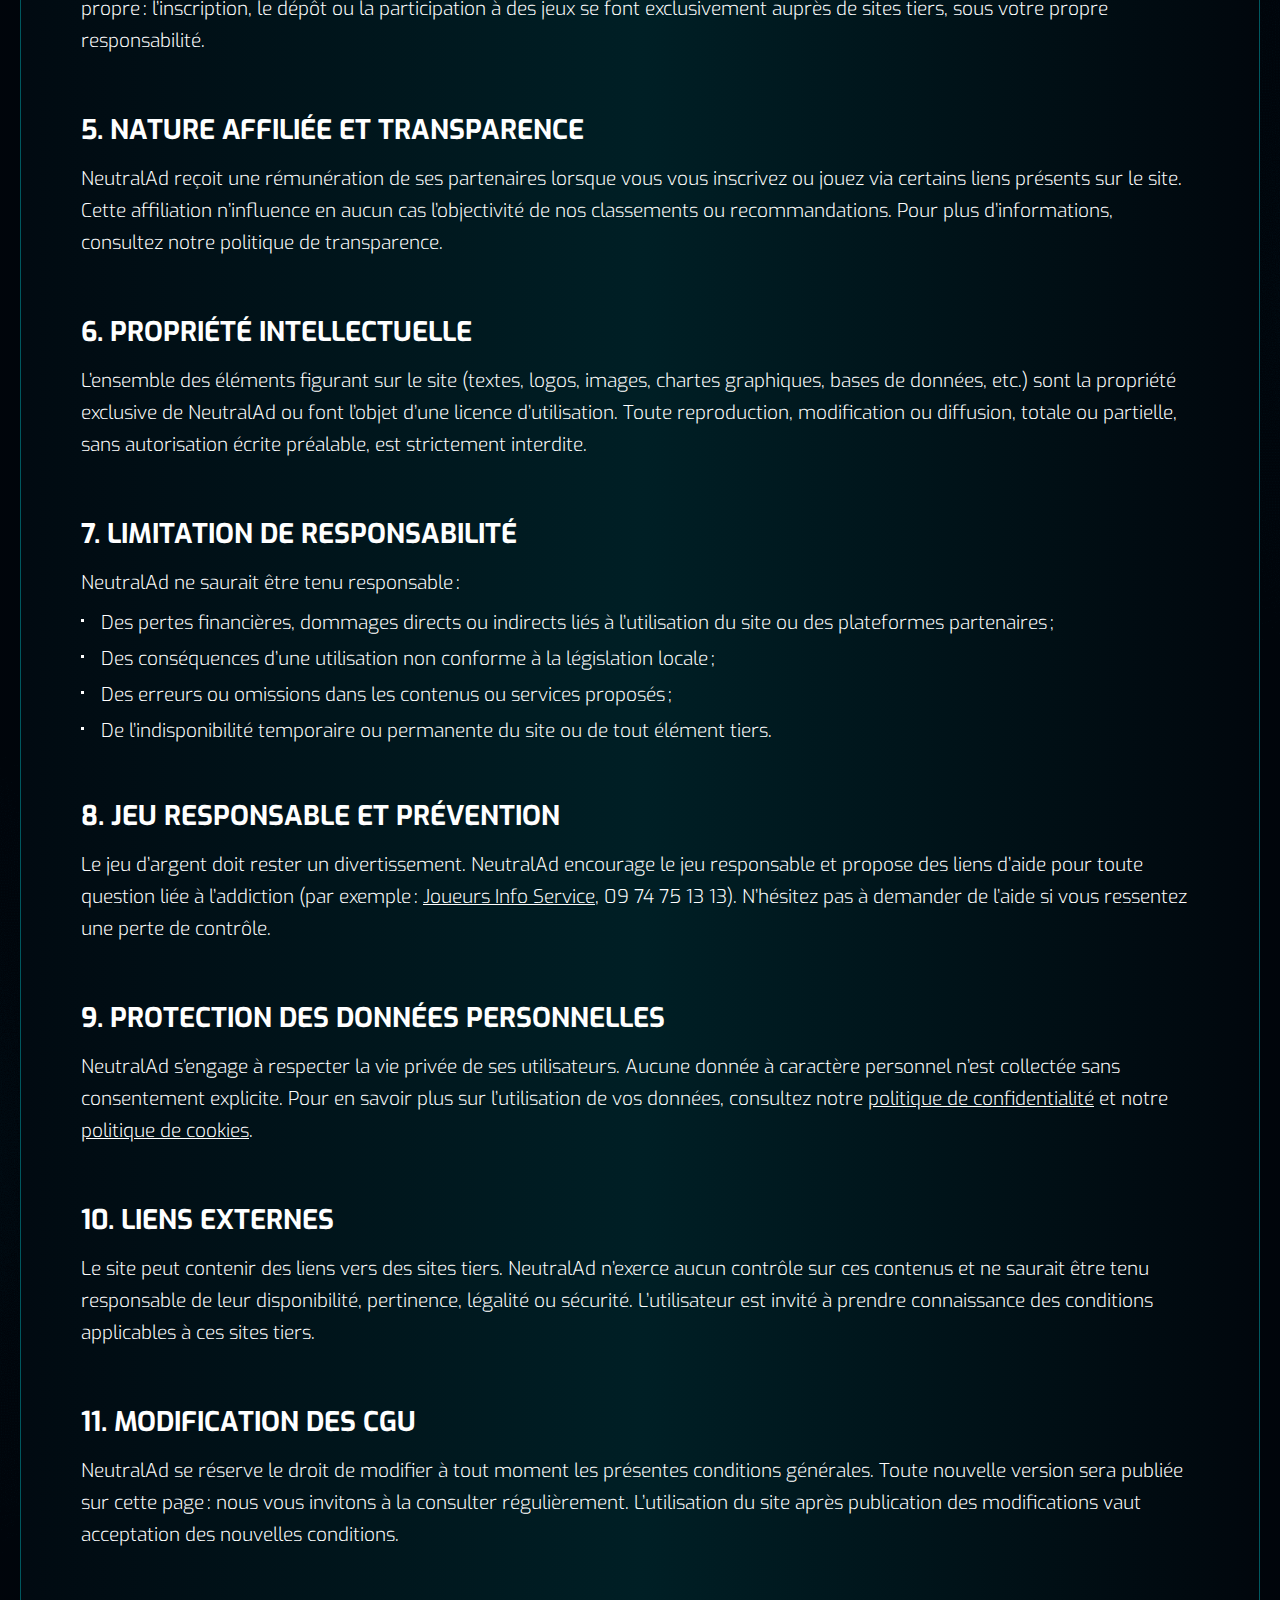
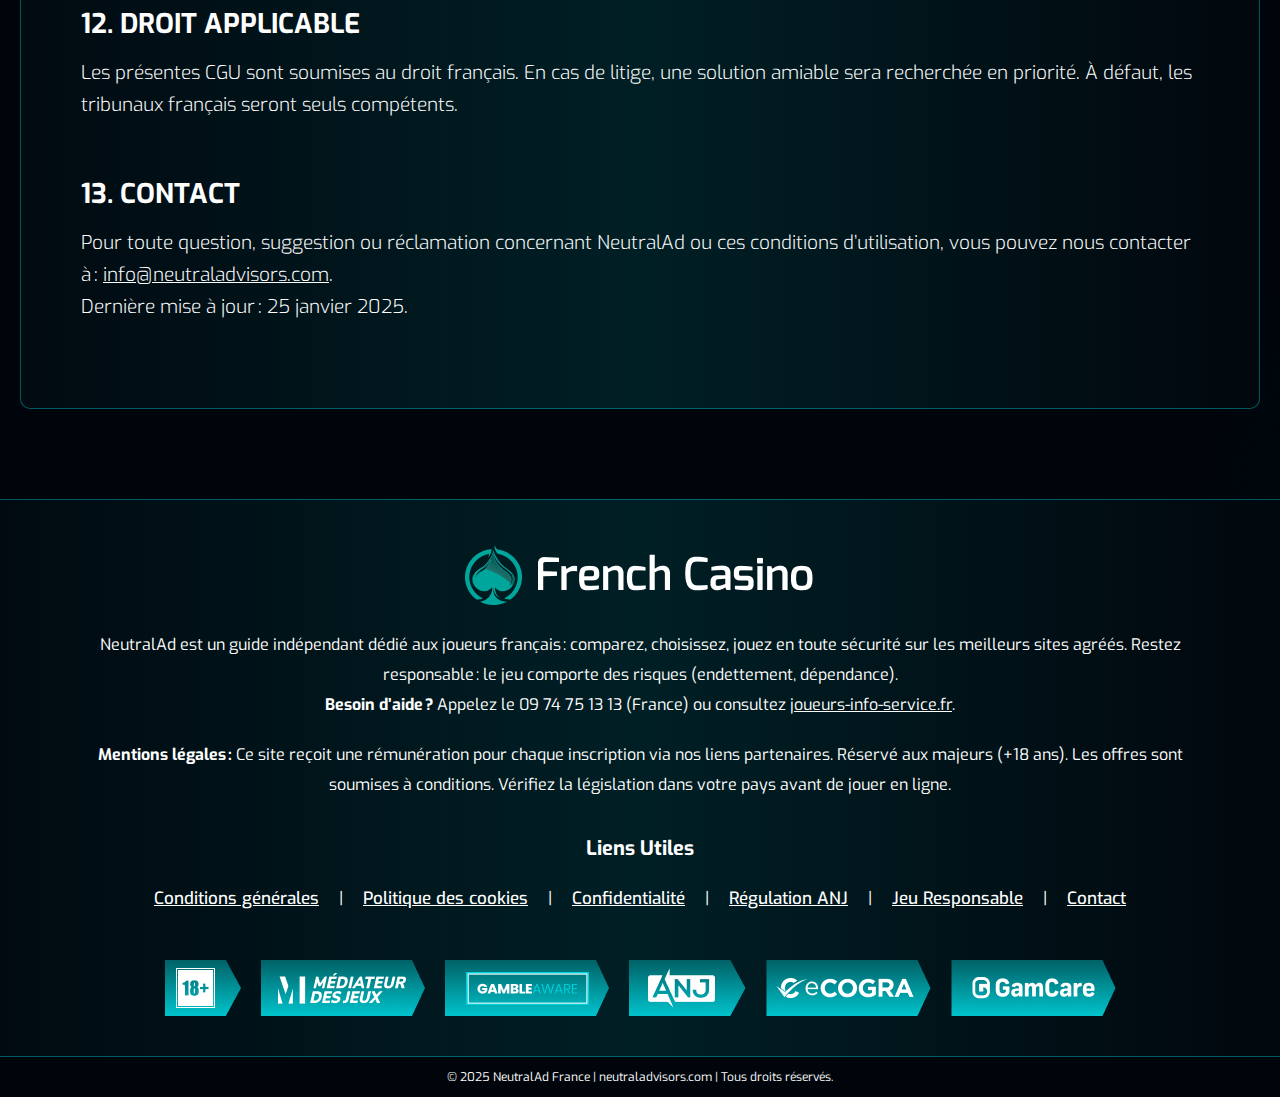
<file: terms&conditions.html>
<!DOCTYPE html>
<html lang="fr">
	<head>
        <meta charset="UTF-8">
        <meta http-equiv="X-UA-Compatible" content="IE=edge">
        <meta name="viewport" content="width=device-width, initial-scale=1, shrink-to-fit=no">
        <meta name="keywords" content="conditions générales d’utilisation, CGU, Neutral Advisors France, règles site, droits et obligations utilisateur, conditions service jeux, legal France, site comparatif paris, réglementation jeux en ligne, NeutralAd terms">
        <meta name="description" content="Consultez les Conditions Générales d’Utilisation de NeutralAdvisors.com : droits, devoirs, responsabilités, affiliation, limites d’utilisation et conformité légale pour un usage en toute transparence du comparateur de jeux et paris en ligne NeutralAd France.">
        <meta name="designer" content="Agence Web Neutral Advisors">
        <link rel="canonical" href="https://neutraladvisors.com/terms&conditions.html">
        <title>Conditions Générales d’Utilisation 2025 – NeutralAd France | CGU & Mentions Légales</title>
        <link rel="shortcut icon" href="img/favicon.png" type="image/x-icon">
        <link rel="stylesheet" href="neutralad-main2025.css" />
        <link rel="stylesheet" href="css/neutralad-responsive2025.css" />
    </head>

	<body>
		<section class="ofc10-headertop-area">
			<div class="ofc10-headertop-part">
				<p>
					<img src="img/jeux-adultes-18plus-france.png" alt="Icône accès réservé aux majeurs, jeu responsable 18+" />
					Accès exclusif réservé aux 18 ans et plus | Profitez du jeu en ligne avec responsabilité et modération.
				</p>
			</div>
		</section>
        <section class="clmain-area">
            <section class="main-area-sub">
                <header class="header-area">
                    <div class="container">
                        <div class="header-part">
                            <div class="logo-part">
								<a href="/"><img src="img/logo-neutraladvisors-fr.png" alt="Logo Neutral Advisors, comparateur Betting France" /></a>
							</div>
                            <div class="newheadertext">
                                <h1>Conditions Générales d’Utilisation</h1>
                            </div>
                        </div>
                    </div>
                </header>
            </section>
        </section>
        <section class="innerbg">
            <section class="ofc10-francecsno-text-area">
                <div class="container">
                    <div class="ofc10text-box">
                        <div class="ofc10-francecsno-texthd">
                            <h2>Conditions Générales d’Utilisation de NeutralAd</h2>
                        </div>
                        <div class="ofc10-francecsno-text-part">

                            <div class="ofc10-francecsno-item1">
                                <h2>1. Objet</h2>
                                <p>
                                    Les présentes Conditions Générales d’Utilisation (« CGU ») régissent l’accès et l’utilisation du site NeutralAd (neutraladvisors.com). En naviguant sur ce site, vous acceptez pleinement et sans réserve ces conditions. Si vous n’acceptez pas tout ou partie des CGU, nous vous invitons à ne pas utiliser ce service.
                                </p>
                            </div>

                            <div class="ofc10-francecsno-item1">
                                <h2>2. Accès au site</h2>
                                <p>
                                    NeutralAd est un guide d’information et de comparaison de plateformes de jeux d’argent et de paris en ligne. Le site est accessible gratuitement à tout utilisateur disposant d’un accès à Internet. L’accès à certains services peut être restreint aux personnes majeures (+18 ans) et/ou selon la réglementation en vigueur dans votre pays de résidence.
                                </p>
                            </div>

                            <div class="ofc10-francecsno-item1">
                                <h2>3. Responsabilité de l’utilisateur</h2>
                                <p>
                                    L’utilisateur s’engage à faire un usage personnel, légal et responsable du site. Il est tenu de respecter la législation en vigueur dans son pays, notamment l’interdiction du jeu pour les mineurs et les personnes interdites de jeux. NeutralAd décline toute responsabilité en cas de non-respect de ces dispositions.
                                </p>
                            </div>

                            <div class="ofc10-francecsno-item1">
                                <h2>4. Informations et services proposés</h2>
                                <p>
                                    Les contenus, avis, comparatifs et classements présentés sur NeutralAd sont élaborés de façon indépendante et actualisés régulièrement. Nous nous efforçons de garantir la fiabilité, la pertinence et la transparence des informations, mais nous ne pouvons garantir l’exactitude ou l’exhaustivité des données publiées, notamment concernant les offres promotionnelles ou les bonus.
                                </p>
                                <p>
                                    Les liens vers les plateformes partenaires sont proposés à titre informatif. NeutralAd ne propose aucun service de jeu d’argent en propre : l’inscription, le dépôt ou la participation à des jeux se font exclusivement auprès de sites tiers, sous votre propre responsabilité.
                                </p>
                            </div>

                            <div class="ofc10-francecsno-item1">
                                <h2>5. Nature affiliée et transparence</h2>
                                <p>
                                    NeutralAd reçoit une rémunération de ses partenaires lorsque vous vous inscrivez ou jouez via certains liens présents sur le site. Cette affiliation n’influence en aucun cas l’objectivité de nos classements ou recommandations. Pour plus d’informations, consultez notre politique de transparence.
                                </p>
                            </div>

                            <div class="ofc10-francecsno-item1">
                                <h2>6. Propriété intellectuelle</h2>
                                <p>
                                    L’ensemble des éléments figurant sur le site (textes, logos, images, chartes graphiques, bases de données, etc.) sont la propriété exclusive de NeutralAd ou font l’objet d’une licence d’utilisation. Toute reproduction, modification ou diffusion, totale ou partielle, sans autorisation écrite préalable, est strictement interdite.
                                </p>
                            </div>

                            <div class="ofc10-francecsno-item1">
                                <h2>7. Limitation de responsabilité</h2>
                                <p>
                                    NeutralAd ne saurait être tenu responsable :
                                </p>
                                <ul>
                                    <li><span></span> <h6>Des pertes financières, dommages directs ou indirects liés à l’utilisation du site ou des plateformes partenaires ;</h6></li>
                                    <li><span></span> <h6>Des conséquences d’une utilisation non conforme à la législation locale ;</h6></li>
                                    <li><span></span> <h6>Des erreurs ou omissions dans les contenus ou services proposés ;</h6></li>
                                    <li><span></span> <h6>De l’indisponibilité temporaire ou permanente du site ou de tout élément tiers.</h6></li>
                                </ul>
                            </div>

                            <div class="ofc10-francecsno-item1">
                                <h2>8. Jeu responsable et prévention</h2>
                                <p>
                                    Le jeu d’argent doit rester un divertissement. NeutralAd encourage le jeu responsable et propose des liens d’aide pour toute question liée à l’addiction (par exemple : <a href="https://www.joueurs-info-service.fr/" target="_blank" rel="noopener">Joueurs Info Service</a>, 09 74 75 13 13). N’hésitez pas à demander de l’aide si vous ressentez une perte de contrôle.
                                </p>
                            </div>

                            <div class="ofc10-francecsno-item1">
                                <h2>9. Protection des données personnelles</h2>
                                <p>
                                    NeutralAd s’engage à respecter la vie privée de ses utilisateurs. Aucune donnée à caractère personnel n’est collectée sans consentement explicite. Pour en savoir plus sur l’utilisation de vos données, consultez notre <a href="privacypolicy.html">politique de confidentialité</a> et notre <a href="cookiepolicy.html">politique de cookies</a>.
                                </p>
                            </div>

                            <div class="ofc10-francecsno-item1">
                                <h2>10. Liens externes</h2>
                                <p>
                                    Le site peut contenir des liens vers des sites tiers. NeutralAd n’exerce aucun contrôle sur ces contenus et ne saurait être tenu responsable de leur disponibilité, pertinence, légalité ou sécurité. L’utilisateur est invité à prendre connaissance des conditions applicables à ces sites tiers.
                                </p>
                            </div>

                            <div class="ofc10-francecsno-item1">
                                <h2>11. Modification des CGU</h2>
                                <p>
                                    NeutralAd se réserve le droit de modifier à tout moment les présentes conditions générales. Toute nouvelle version sera publiée sur cette page : nous vous invitons à la consulter régulièrement. L’utilisation du site après publication des modifications vaut acceptation des nouvelles conditions.
                                </p>
                            </div>

                            <div class="ofc10-francecsno-item1">
                                <h2>12. Droit applicable</h2>
                                <p>
                                    Les présentes CGU sont soumises au droit français. En cas de litige, une solution amiable sera recherchée en priorité. À défaut, les tribunaux français seront seuls compétents.
                                </p>
                            </div>

                            <div class="ofc10-francecsno-item1">
                                <h2>13. Contact</h2>
                                <p>
                                    Pour toute question, suggestion ou réclamation concernant NeutralAd ou ces conditions d’utilisation, vous pouvez nous contacter à : <a href="mailto:info@neutraladvisors.com">info@neutraladvisors.com</a>.
                                </p>
                                <p>
                                    Dernière mise à jour : 25 janvier 2025.
                                </p>
                            </div>

                        </div>
                    </div>
                </div>
            </section>
        </section>
		<footer class="footer-area">
			<div class="container">
				<div class="footer-part">
					<div class="footerlogo-part">
						<a href="index.html">
							<img src="img/neutralad-footer-logo-fr.png" alt="Logo NeutralAd, comparateur jeux en ligne France" />
						</a>
					</div>
					<div class="footerpr-part">
						<p>
							NeutralAd est un guide indépendant dédié aux joueurs français : comparez, choisissez, jouez en toute sécurité sur les meilleurs sites agréés. Restez responsable : le jeu comporte des risques (endettement, dépendance). 
							<br>
							<strong>Besoin d’aide ?</strong> Appelez le 09 74 75 13 13 (France) ou consultez <a href="https://www.joueurs-info-service.fr/" target="_blank" rel="noopener">joueurs-info-service.fr</a>.
						</p>
						<p>
							<strong>Mentions légales :</strong> Ce site reçoit une rémunération pour chaque inscription via nos liens partenaires. Réservé aux majeurs (+18 ans). Les offres sont soumises à conditions. Vérifiez la législation dans votre pays avant de jouer en ligne.
						</p>
					</div>
					<div class="footer-nav">
						<h3>Liens Utiles</h3>
						<ul>
							<li><a href="terms&conditions.html">Conditions générales</a></li>
							<li><span>|</span></li>
							<li><a href="cookiepolicy.html">Politique des cookies</a></li>
							<li><span>|</span></li>
							<li><a href="privacypolicy.html">Confidentialité</a></li>
							<li><span>|</span></li>
							<li><a href="anj.html">Régulation ANJ</a></li>
							<li><span>|</span></li>
							<li><a href="responsiblegaming.html">Jeu Responsable</a></li>
							<li><span>|</span></li>
							<li><a href="mailto:info@neutraladvisors.com">Contact</a></li>
						</ul>
					</div>
					<div class="footerlogos">
						<ul>
							<li>
								<a>
									<img src="img/icone-18plus-jeu-responsable-fr.png" alt="Icône 18+ jeu réservé aux majeurs France" />
								</a>
							</li>
							<li>
								<a href="https://mediateurdesjeuxenligne.fr/" target="_blank">
									<img src="img/logo-mediateur-officiel-fr2025.png" alt="Logo officiel Médiateur des Jeux en Ligne 2025" />
								</a>
							</li>
							<li>
								<a href="https://www.gambleaware.org/" target="_blank">
									<img src="img/neutralad-gambleaware-editionfr.png" alt="Logo GambleAware édition NeutralAd France" />
								</a>
							</li>
							<li>
								<a href="https://anj.fr/" target="_blank">
									<img src="img/anj-logo-regulationfr2025.png" alt="ANJ Autorité Nationale des Jeux France 2025" />
								</a>
							</li>
							<li>
								<a href="https://ecogra.org/" target="_blank">
									<img src="img/logo-ecogra-expertfr.png" alt="eCOGRA certification jeux équitables France" />
								</a>
							</li>
							<li>
								<a href="https://www.gamcare.org.uk/" target="_blank">
									<img src="img/gamcare-soutien-utilisateursfr.png" alt="GamCare soutien joueurs français en difficulté" />
								</a>
							</li>
						</ul>

					</div>
				</div>
			</div>
		</footer>
		<div class="copyright-area">
			<p>&copy; 2025 NeutralAd France | neutraladvisors.com | Tous droits réservés.</p>
		</div>
		<script src="https://cdnjs.cloudflare.com/ajax/libs/jquery/3.7.1/jquery.js"></script>
		<script src="js/scripts.js"></script>
	</body>
</html>
</file>
<file: neutralad-main2025.css>
@import url("https://fonts.googleapis.com/css2?family=Exo:ital,wght@0,100..900;1,100..900&display=swap");

* {
    padding: 0;
    margin: 0;
}

body {
    font-family: "Exo", sans-serif;
    font-size: 16px;
    font-weight: 400;
    background: #000c12;
    color: #333333;
}

a,
a:hover {
    text-decoration: none;
}

ul {
    list-style-type: none;
    padding: 0;
    margin: 0;
}
.container {
    max-width: 1240px;
    display: block;
    margin: auto;
    padding: 0 15px;
}
.ofc10-headertop-area {
    background-color: #006166;
    padding: 8px 0;
}

.ofc10-headertop-part p {
    color: #fff;
    font-size: 16px;
    font-weight: 400;
    display: flex;
    justify-content: center;
    align-items: center;
}

.ofc10-headertop-part p img {
    max-width: 100%;
    display: block;
    margin-right: 5px;
}

.mbmain-area {
    background-image: url("img/mbbg1.png");
    background-position: center;
    background-repeat: no-repeat;
    background-size: cover;
}

.main-area {
    padding: 0px 0;
    background-image: url("img/bg1.png");
    background-position: center;
    background-repeat: no-repeat;
    background-size: cover;
}

.logo-part {
    padding-top: 25px;
}

.logo-part img {
    max-width: 100%;
    display: block;
}

.headertext {
    padding: 110px 0;
    padding-bottom: 190px;
}

.headertext h1 {
    color: #fff;
    font-size: 60px;
    margin: 0;
    padding-bottom: 8px;
    font-weight: 600;
    text-transform: capitalize;
    line-height: 98px;
    width: 75%;
}

.headertext h1 span {
    color: #008e95;
}

.headertext p {
    color: #fff;
    font-size: 18px;
    font-weight: 400;
    margin: 0;
    line-height: 30px;
    letter-spacing: 1.4px;
    width: 62%;
}

.headertext ul {
    padding: 0;
    margin: 0;
    list-style-type: none;
    padding-top: 30px;
    display: flex;
    gap: 24px;
}

.headertext ul li {
    display: flex;
    align-items: center;
    gap: 7px;
}

.headertext ul li:first-child {
    margin-left: 0;
}

.headertext ul li:last-child {
    margin-right: 0;
}

.headertext ul li img {
    max-width: 100%;
}

.headertext ul li h6 {
    color: #fff;
    font-size: 15px;
    margin: 0;
    font-weight: 400;
    position: relative;
    padding-left: 4px;
}

.newheadertext {
    padding: 100px 0 100px 0;
}

.newheadertext h1 {
    color: #fff;
    font-size: 55px;
    margin: 0;
    font-weight: 600;
    text-transform: capitalize;
    width: 50%;
    line-height: 80px;
}
.main-area-sub {
    padding: 0px 0;
    background-image: url("img/bg2.png");
    background-position: bottom left;
    background-repeat: no-repeat;
    background-size: cover;
}

.innerbg {
    background-image: url("img/innerbg.png");
    background-position: center;
    background-repeat: no-repeat;
    background-size: cover;
}

.txnewhero-area {
    padding: 90px 0;
    background-image: url("img/bg1.png");
    background-position: center;
    background-repeat: no-repeat;
    background-size: cover;
}

.txnewherotext h1 {
    color: #fff;
    font-size: 40px;
    margin: 0;
    font-weight: 700;
}

.ofc10-ofrbs-box-area {
    padding: 70px 0;
    padding-bottom: 50px;
}

.main-ofc10-ofrbs-box {
    display: flex;
    padding: 30px 40px;
    padding-left: 80px;
    align-items: center;
    position: relative;
    margin-bottom: 15px;
    border-radius: 10px;
    background: linear-gradient(90deg, #010a11 0%, #001f25 50%, #01070d 100%);
    border: 1px solid #00d0da66;
}

.ofc10-ofrbs-boxleft {
    width: 80%;
    box-sizing: border-box;
    position: relative;
    display: flex;
    align-items: center;
}

.ofc10-ofrbs-boxinner {
    width: 75%;
    display: flex;
    align-items: center;
}

.ofc10-ofrbsbox-bonus {
    width: 40%;
    position: relative;
}

.ofc10-ofrbsbox-rating {
    width: 30%;
    position: relative;
}

.ofc10-ofrbsbox-score {
    width: 30%;
    position: relative;
}

.ofc10-ofrbs-boxright {
    width: 20%;
}

.mbofrbsbox-bonus {
    display: none;
}

.ofc10-ofrbs-boxlogo {
    padding-right: 48px;
    width: 25%;
    box-sizing: border-box;
}

.ofc10boxlogo {
    max-width: 100%;
    display: block;
}

.ofc10-ofrbsbox-bonus h3 {
    color: #fff;
    font-size: 21px;
    font-weight: bold;
    text-transform: uppercase;
    margin: 0;
    text-align: center;
}

.ofc10-ofrbsbox-bonus h3 span {
    color: #00d0da;
}

.ofc10-ofrbsbox-bonus p {
    color: #fff;
    font-size: 16px;
    text-align: center;
    margin: 0;
    padding-top: 10px;
    font-weight: 500;
}

.ofc10-ofrbsbox-rating img {
    max-width: 100%;
    display: block;
    margin: auto;
}

.ofc10-ofrbsbox-rating h3 {
    color: #fff;
    font-size: 21px;
    text-align: center;
    text-transform: uppercase;
    font-weight: 600;
    padding-top: 10px;
}

.ofc10-ofrbsbox-score h4 {
    color: #fff;
    font-size: 40px;
    font-weight: bold;
    text-align: center;
    display: flex;
    justify-content: center;
    align-items: end;
}

.ofc10-ofrbsbox-score h4 sub {
    font-size: 20px;
    padding-left: 3px;
    padding-bottom: 4px;
}

.ofc10-ofrbsbox-score h3 {
    color: #fff;
    font-size: 16px;
    text-align: center;
    text-transform: uppercase;
    font-weight: 500;
    padding-top: 0px;
}

.ofc10-ofrbs-boxbtn a {
    color: #fff;
    font-size: 22px;
    text-align: center;
    width: 100%;
    height: 50px;
    line-height: 50px;
    text-transform: capitalize;
    font-weight: 600;
    margin: auto;
    margin-right: 0;
    border-radius: 0px;
    background: #008f96;
    display: block;
}

.ofc10-ofrbs-boxbtn a:hover {
    background: #fff;
    color: #000;
}

.mainoffer {
    position: absolute;
    top: -1px;
    left: 19px;
}

.offer {
    width: 45px;
    height: 58px;
    position: relative;
}

.offer img {
    position: absolute;
    top: 0;
    width: 100%;
    height: 100%;
    z-index: 9;
}

.offer p {
    color: #fff;
    font-size: 18px;
    font-weight: 600;
    position: relative;
    z-index: 999;
    text-align: center;
    line-height: 56px;
}

.ofc10-francecsno-text-area {
    padding: 60px 0;
    padding-bottom: 90px;
}

.ofc10text-box {
    background: linear-gradient(90deg, #010a11 0%, #001f25 50%, #01070d 100%);
    border: 1px solid #00d0da66;
    border-radius: 10px;
    padding: 60px;
    padding-bottom: 30px;
    box-sizing: border-box;
}

.ofc10textbox-part {
    display: flex;
    gap: 10px;
}

.ofc10textbox-left {
    width: 55%;
}

.ofc10textbox-right {
    width: 45%;
}

.ofc10-francecsno-texthd {
    padding-bottom: 50px;
}

.ofc10-francecsno-texthd img {
    max-width: 100%;
    display: none;
    margin: auto;
}

.ofc10-francecsno-texthd h2 {
    color: #fff;
    font-size: 43px;
    font-weight: bold;
    line-height: 60px;
    padding-bottom: 8px;
    text-transform: uppercase;
}

.ofc10-francecsno-texthd p {
    color: #fff;
    font-size: 19px;
    margin: 0;
    line-height: 32px;
    font-weight: 300;
}

.ofc10textbox-right img {
    max-width: 100%;
    display: block;
    margin: auto;
    margin-right: 0;
}

.ofc10-francecsno-item1 {
    padding-bottom: 55px;
}

.ofc10-francecsno-item1 h2 {
    color: #fff;
    font-size: 27px;
    font-weight: bold;
    padding-bottom: 15px;
    text-transform: uppercase;
}

.ofc10-francecsno-item1 p {
    color: #fff;
    font-size: 19px;
    margin: 0;
    line-height: 32px;
    font-weight: 300;
}

.ofc10-francecsno-item1 ul {
    padding: 0;
    margin: 0;
    list-style-type: none;
    padding-top: 20px;
}

.ofc10-francecsno-item1 ul li {
    display: block;
    padding-bottom: 20px;
}

.ofc10-francecsno-item1 ul li span {
    width: 3px;
    height: 3px;
    display: block;
    background-color: #fff;
}

.ofc10-francecsno-item1 ul li:last-child {
    padding-bottom: 0px;
}

.ofc10-francecsno-item1 ul li h6 {
    color: #fff;
    font-size: 19px;
    margin: 0;
    line-height: 25px;
    font-weight: 300;
    padding-left: 20px;
    margin-top: -12px;
}

.ofc10-francecsno-item1 ul li a {
    color: #fff;
    text-decoration: underline;
}

.ofc10-francecsno-item1 p a {
    color: #fff;
    text-decoration: underline;
}

.newhero-area {
    background-color: #eceff6;
    padding: 65px 0;
}

.newhero-part {
    display: flex;
    gap: 50px;
    align-items: center;
}

.newhero-left {
    width: 50%;
}

.newhero-right {
    width: 50%;
}

.newhero-left h2 {
    font-family: "Overlock", sans-serif;
    color: #29539f;
    font-size: 55px;
    font-weight: 900;
    padding-bottom: 5px;
}

.newhero-left p {
    color: #000000;
    font-size: 19px;
    margin: 0;
    padding-top: 7px;
}

.newhero-left img {
    display: none;
}

.newhero-right img {
    max-width: 100%;
    display: block;
    margin: auto;
    margin-right: 0px;
}

.newtexts-area {
    background-color: #fff;
    padding: 70px 0;
}

.newtextitem1 {
    padding-bottom: 30px;
}

.newtextitem1 h2 {
    font-family: "Overlock", sans-serif;
    color: #29539f;
    font-size: 37px;
    font-weight: 900;
    margin: 0;
    padding-bottom: 10px;
}

.newtextitem1 p {
    color: #000;
    font-size: 19px;
    line-height: 33px;
    margin: 0;
}

.newtextitem1 p a {
    color: #29539f;
}

.newtextitem2 {
    padding-bottom: 30px;
}

.newtextitem2 h2 {
    font-family: "Overlock", sans-serif;
    color: #29539f;
    font-size: 37px;
    font-weight: 900;
    margin: 0;
    padding-bottom: 10px;
}

.newtextitem2 h3 {
    color: #000;
    font-size: 19px;
    line-height: 33px;
    margin: 0;
    font-weight: 400;
}

.newtextitem2 ul {
    padding: 0;
    margin: 0;
    list-style-type: none;
    padding-left: 11px;
    padding-top: 20px;
    padding-bottom: 8px;
}

.newtextitem2 ul li {
    display: block;
    padding-bottom: 12px;
}

.newtextitem2 ul li:last-child {
    padding-bottom: 0px;
}

.newtextitem2 ul li span {
    width: 5px;
    height: 5px;
    background-color: #212529;
    display: block;
    border-radius: 40px;
}

.newtextitem2 ul li p {
    color: #000;
    font-size: 19px;
    line-height: 36px;
    margin: 0;
    padding-left: 14px;
    margin-top: -21px;
    font-weight: 400;
}

.Cookieslist {
    padding-top: 0 !important;
    margin-left: 20px !important;
}

.newtextitems2 {
    padding-bottom: 0px;
    margin-bottom: 0px;
    border-bottom: none;
}

.footer-area {
    background: linear-gradient(90deg, #010a11 0%, #001f25 50%, #01070d 100%);
    padding: 0px 0;
    padding-bottom: 0px;
    border-top: 1px solid #00d0da66;
    border-bottom: 1px solid #00d0da66;
}

.footerlogo-part {
    padding: 25px 0;
    padding-top: 45px;
}

.footerlogo-part img {
    max-width: 100%;
    display: block;
    margin: auto;
}

.footer-nav h3 {
    color: #fff;
    font-size: 20px;
    font-weight: bold;
    text-align: center;
    padding-bottom: 25px;
}

.footer-nav ul {
    padding: 0;
    margin: 0;
    list-style-type: none;
    text-align: center;
}

.footer-nav ul li {
    display: inline-block;
    margin: 0 8px;
}

.footer-nav ul li:first-child {
    margin-left: 0px;
}

.footer-nav ul li:last-child {
    margin-right: 0px;
}

.footer-nav ul li span {
    color: #fff;
    font-size: 17px;
}

.footer-nav ul li a {
    color: #fff;
    font-size: 17px;
    font-weight: 500;
    display: block;
    transition: 0.2s all ease;
    text-decoration: underline;
}

.footer-nav ul li a:hover {
    color: #008f96;
}

.footerlogos {
    padding-top: 50px;
    padding-bottom: 35px;
}

.footerlogos ul {
    padding: 0;
    margin: 0;
    list-style-type: none;
    text-align: center;
}

.footerlogos ul li {
    display: inline-block;
    margin: 0 8px;
}

.footerlogos ul li:first-child {
    margin-left: 0px;
}

.footerlogos ul li:last-child {
    margin-right: 0px;
}

.footerlogos ul li a img {
    max-width: 100%;
    display: block;
}

.footerpr-part {
    padding-bottom: 15px;
    width: 1100px;
    display: block;
    margin: auto;
}

.footerpr-part p {
    color: #fff;
    font-size: 16px;
    margin: 0;
    font-weight: 400;
    line-height: 30px;
    padding-bottom: 20px;
    text-align: center;
}

.footerpr-part p a {
    color: #fff;
    text-decoration: underline;
}

.footerpr-part p a:hover {
    color: #008f96;
}

/*--- hcopyright-area start --*/
.copyright-area {
    background-color: #00050b;
    padding: 12px 0;
}

.copyright-area p {
    color: #fff;
    font-size: 12px;
    text-align: center;
    font-weight: 400;
}

.clmain-area {
    background-color: #00050b;
}
</file>
<file: css/neutralad-responsive2025.css>
@media screen and (min-width: 1240px) and (max-width: 30000px) {
}

@media screen and (min-width: 1240px) and (max-width: 1400px) {
}

@media screen and (min-width: 1200px) and (max-width: 1239px) {
    .container {
        padding: 0 30px;
    }

    .footerlogos ul li {
        margin: 0 11px;
    }

    .ofc10-francecsno-texthd h2 {
        font-size: 40px;
    }

    .footerpr-part {
        width: 100%;
    }

    .ofc10-ofrbs-boxlogo {
        padding-right: 25px;
    }

    .headertext {
        padding: 100px 0;
        padding-bottom: 70px;
    }
}

@media screen and (min-width: 992px) and (max-width: 1199px) {
    .container {
        padding: 0 30px;
    }

    .footerlogos ul li {
        margin: 0 8px;
    }

    .ofc10-ofrbs-boxbtn a {
        font-size: 12px;
        width: 185px;
        height: 50px;
        line-height: 50px;
        margin: auto;
        margin-right: 0;
    }

    .ofc10-ofrbsbox-rating img {
        height: 18px;
    }

    .ofc10-ofrbsbox-rating h3 {
        font-size: 16px;
    }

    .ofc10-ofrbsbox-score h3 {
        font-size: 16px;
    }

    .ofc10-ofrbsbox-score h4 {
        font-size: 25px;
    }

    .ofc10-ofrbsbox-score h4 sub {
        font-size: 13px;
        margin-left: 2px;
        margin-bottom: 1px;
    }

    .headertext p br {
        display: none;
    }

    .headerlogo-part img {
        height: 66px;
    }

    .ofc10-ofrbsbox-bonus h3 {
        font-size: 20px;
    }

    .ofc10-ofrbs-box-area {
        padding-bottom: 30px;
    }

    .footerpr-part p br {
        display: none;
    }

    .footer-nav ul li a {
        font-size: 12px;
    }

    .copyright-area p {
        font-size: 13px;
    }

    .footerpr-part {
        width: 100%;
    }

    .headertext {
        padding: 80px 0;
        padding-bottom: 75px;
    }

    .ofc10-francecsno-texthd h2 {
        font-size: 33px;
        line-height: 50px;
    }

    .ofc10-francecsno-texthd p {
        text-align: justify;
    }

    .ofc10textbox-part {
        gap: 30px;
    }

    .ofc10-francecsno-item1 p {
        text-align: justify;
    }

    .ofc10-ofrbs-boxlogo {
        padding-right: 28px;
    }
}

@media screen and (min-width: 768px) and (max-width: 991px) {
    .container {
        padding: 0 30px;
    }

    .main-area {
        padding: 0px 0;
        background-image: inherit;
    }

    .headerlogo-part img {
        height: 55px;
    }

    .headertext {
        padding: 65px 0;
        padding-bottom: 90px;
    }

    .headertext h1 {
        font-size: 55px;
        padding-bottom: 10px;
    }

    .headertext p {
        font-size: 18px;
        letter-spacing: 0px;
    }

    .headertext p br {
        display: none;
    }

    .headertext ul li h6 {
        font-size: 15px;
        padding-left: 4px;
    }

    .headertext ul {
        padding-top: 30px;
        gap: 15px;
    }

    .footer-nav h3 {
        padding-top: 30px;
    }

    .footer-nav ul li a {
        font-size: 16px;
    }

    .footer-nav ul li {
        margin: 0 10px;
        margin-bottom: 15px;
    }

    .footer-nav ul li {
        padding-left: 0px;
    }

    .footerlogos ul li {
        margin: 0 7px;
    }

    .ofc10-francecsno-item1 h2 {
        font-size: 20px;
    }

    .footerlogos ul li a img {
        height: 40px;
    }

    .ofc10-ofrbs-boxlogo {
        width: 100%;
        padding-right: 0px;
        padding-bottom: 20px;
    }

    .mbrating-box {
        display: block;
        width: 40%;
    }

    .ofc10-ofrbsbox-rating {
        width: 100%;
        position: relative;
    }

    .cmrating-box {
        display: none;
    }

    .ofc10-ofrbs-boxinner {
        width: 100%;
        padding-bottom: 25px;
    }

    .ofc10-ofrbsbox-bonus {
        width: 100%;
        position: relative;
    }

    .ofc10-ofrbsbox-score {
        width: 40%;
        position: relative;
    }

    .ofc10-ofrbs-boxbtn {
        width: 100%;
    }

    .ofc10-ofrbs-boxbtn a {
        margin: auto;
        margin-right: auto;
        width: 200px;
        margin-top: 22px;
    }

    .ofc10-ofrbs-boxlogo img {
        margin: auto;
    }

    .footer-nav ul {
        text-align: center;
    }

    .copyright-area p {
        font-size: 12px;
        padding-top: 20px;
    }

    .footerpr-part {
        width: 100%;
    }

    .cmofrbsbox-bonus {
        display: none;
    }

    .mbofrbsbox-bonus {
        display: block;
    }

    .ofc10-ofrbs-boxleft {
        width: 50%;
        display: block;
        padding: 20px 20px;
        box-sizing: border-box;
        height: 100%;
    }

    .ofc10-ofrbs-boxright {
        width: 50%;
        padding: 0 20px;
    }

    .main-ofc10-ofrbs-box {
        padding-left: 64px;
        margin-bottom: 35px;
    }

    .ofc10-ofrbs-box-area {
        padding: 70px 0;
        padding-bottom: 0px;
    }

    .ofc10textbox-part {
        display: block;
    }

    .ofc10textbox-left {
        width: 100%;
    }

    .ofc10textbox-right {
        display: none;
    }
    .ofc10-francecsno-texthd img {
        max-width: 100%;
        display: block;
        margin: auto;
        margin-bottom: 55px;
    }

    .ofc10text-box {
        padding: 35px;
        padding-bottom: 0px;
        box-sizing: border-box;
    }

    .newheadertext h1 {
        font-size: 55px;
    }

    .newheadertext {
        padding: 90px 0;
        padding-bottom: 85px;
    }
}

@media screen and (max-width: 767px) {
    .logo-part {
        padding-top: 15px;
    }
    .headertext h1 {
        font-size: 35px;
        padding-bottom: 7px;
        text-align: center;
        width: 100%;
        line-height: normal;
    }
    .logo-part img {
        height: 30px;
    }

    .ofc10-headertop-area {
        padding: 10px 10px;
    }

    .ofc10-headertop-part p {
        font-size: 8px;
        font-weight: 600;
    }

    .ofc10-headertop-part p img {
        height: 17px;
    }

    .main-area {
        background-image: url("../img/mbbg1.png");
        background-position: center;
        background-repeat: no-repeat;
        background-size: cover;
    }

    .headerlogo-part img {
        height: 42px;
        margin-bottom: 25px;
    }

    .headertext {
        padding: 55px 0;
        padding-bottom: 30px;
    }

    .headertext h1 br {
        display: none;
    }

    .headertext h1 {
        font-size: 32px;
        padding-bottom: 7px;
        text-align: center;
    }

    .headertext p br {
        display: none;
    }

    .headertext p {
        font-size: 10px;
        line-height: 20px;
        text-align: center;
        letter-spacing: 1px;
        width: 100%;
    }

    .headertext ul li h6 {
        font-size: 12px;
        top: -2px;
        padding-left: 3px;
    }

    .headertext ul li img {
        max-width: 100%;
        display: inline-block;
        width: 23px;
    }

    .headertext ul {
        padding-top: 24px;
        display: grid;
        grid-template-columns: repeat(2, 1fr);
        grid-column-gap: 10px;
        justify-content: center;
        grid-row-gap: 14px;
        width: 100%;
        margin: auto;
        align-items: center;
    }
    .headertext ul li {
        justify-content: center;
    }

    .headertext ul li {
        margin: 0 0px;
        text-align: left;
    }

    .ofc10-ofrbs-box-area {
        padding: 45px 0;
        padding-bottom: 0px;
    }

    .main-ofc10-ofrbs-box {
        padding: 0px;
        padding-top: 0px;
        align-items: end;
        position: relative;
        margin-bottom: 13px;
        overflow: hidden;
        height: inherit;
    }

    .ofc10-ofrbs-boxbtn {
        width: 100%;
        padding-top: 20px;
    }

    .ofc10-ofrbs-boxbtn a {
        margin: auto;
        margin-right: auto;
    }

    .cmrating-box {
        display: none;
    }

    .mbrating-box {
        display: block;
    }

    .ofc10-ofrbsbox-rating {
        width: 60%;
        padding-top: 0px;
    }

    .ofc10-ofrbsbox-score {
        width: 40%;
    }

    .ofc10-ofrbs-boxinner {
        width: 100%;
        padding-top: 20px;
    }

    .ofc10-ofrbsbox-bonus {
        width: 100%;
    }

    .ofc10-ofrbsbox-bonus h5 {
        font-size: 12px;
        text-align: left;
        padding-bottom: 8px;
    }

    .ofc10-ofrbsbox-bonus h3 {
        font-size: 18px;
        padding-left: 0px;
        line-height: 28px;
        text-align: center;
    }

    .ofc10-ofrbs-boxbtn a {
        font-size: 14px;
        width: 100%;
        height: 32px;
        line-height: 32px;
    }

    .ofc10-ofrbsbox-score h4 {
        font-size: 17px;
    }

    .ofc10-ofrbsbox-score h4 sub {
        font-size: 10px;
    }

    .ofc10-ofrbsbox-score h3 {
        font-size: 10px;
        padding-top: 2px;
    }

    .ofc10-ofrbsbox-rating h3 {
        font-size: 10px;
        padding-top: 8px;
    }

    .ofc10-ofrbs-boxlogo {
        width: 100%;
        padding-right: 0px;
    }

    .mbrating-box {
        width: 45%;
    }

    .ofc10-ofrbsbox-rating img {
        max-width: 100%;
        display: block;
        margin: auto;
        height: 17px;
    }

    .ofc10-francecsno-texthd h2 {
        font-size: 23px;
        line-height: 35px;
        padding-bottom: 8px;
    }

    .ofc10-francecsno-texthd p {
        font-size: 13px;
        line-height: 22px;
    }

    .ofc10-francecsno-texthd {
        padding-bottom: 35px;
    }

    .ofc10-francecsno-item1 h2 {
        font-size: 18px;
        padding-bottom: 8px;
        line-height: 30px;
    }

    .ofc10-francecsno-item1 p {
        font-size: 13px;
        line-height: 22px;
    }

    .ofc10-francecsno-item1 {
        padding-bottom: 25px;
    }

    .ofc10-francecsno-text-area {
        padding: 40px 0;
    }

    .copyright-area p {
        font-size: 10px;
    }

    .footer-nav ul li {
        margin: 0 0px;
        margin-bottom: 14px;
        display: block;
    }

    .footer-nav ul li a {
        font-size: 14px;
        font-weight: 400;
    }

    .footer-nav ul {
        padding-top: 0px;
        padding-bottom: 30px;
        text-align: center;
    }

    .footerpr-part p {
        font-size: 12px;
        font-weight: 400;
        line-height: 24px;
        padding-bottom: 12px;
    }

    .footerpr-part p br {
        display: none;
    }

    .footerpr-part {
        width: 100%;
    }

    .footerlogos ul li {
        display: inline-block;
        margin: 0px;
    }

    .footerlogos ul li a img {
        height: 32px;
    }

    .ofc10-francecsno-item1 ul li h6 {
        font-size: 13px;
        line-height: 22px;
        padding-left: 13px;
    }

    .ofc10boxlogo {
        max-width: 130px;
        display: block;
        margin-top: 0px;
        margin: auto;
    }

    .main-area-sub {
        padding: 0px 0;
        background-image: url("../img/mbbg1.png");
        background-position: bottom left;
        background-repeat: no-repeat;
        background-size: cover;
    }

    .footer-nav ul li {
        padding-left: 0;
    }

    .txnewherotext h1 {
        font-size: 30px;
        line-height: 40px;
    }

    .cmofrbsbox-bonus {
        display: none;
    }

    .ofc10textbox-right {
        display: none;
    }

    .ofc10text-box {
        padding: 25px 15px;
        padding-bottom: 0px;
        box-sizing: border-box;
    }

    .ofc10textbox-part {
        display: block;
    }

    .ofc10textbox-left {
        width: 100%;
    }

    .ofc10-francecsno-texthd img {
        max-width: 100%;
        display: block;
        margin: auto;
        margin-bottom: 35px;
    }

    .footerlogo-part img {
        height: 35px;
    }

    .footerlogo-part {
        padding: 25px 0;
        padding-top: 35px;
    }

    .footer-nav h3 {
        font-size: 16px;
        padding-bottom: 20px;
    }

    .footer-nav ul li span {
        display: none;
    }

    .footerlogos {
        padding-top: 0px;
        padding-bottom: 50px;
    }

    .mbofrbsbox-bonus {
        display: block;
    }

    .ofc10-ofrbs-boxleft {
        width: 50%;
        display: block;
        padding: 20px 10px;
        box-sizing: border-box;
        height: 100%;
        padding-top: 52px;
        background: #010a11;
    }

    .ofc10-ofrbs-boxright {
        width: 50%;
        padding: 20px 10px;
        box-sizing: border-box;
    }

    .ofc10-ofrbsbox-bonus p {
        font-size: 12px;
        padding-top: 8px;
    }

    .offer {
        width: 35px;
        height: 44px;
        position: relative;
    }

    .offer p {
        font-size: 12px;
        line-height: 40px;
    }

    .mainoffer {
        position: absolute;
        top: -1px;
        left: 11px;
    }

    .footerlogos ul {
        display: grid;
        grid-template-columns: repeat(2, 1fr);
        grid-column-gap: 20px;
        justify-content: space-around;
        grid-row-gap: 20px;
        width: 202px;
        margin: auto;
    }

    .footerlogos ul li:nth-child(4) a img {
        display: block;
        margin: auto;
        margin-right: 0px;
    }

    .newheadertext h1 {
        font-size: 32px;
        text-align: center;
        width: 100%;
        line-height: normal;
    }

    .newheadertext {
        padding: 51px 0;
        padding-bottom: 30px;
    }
}
</file>
